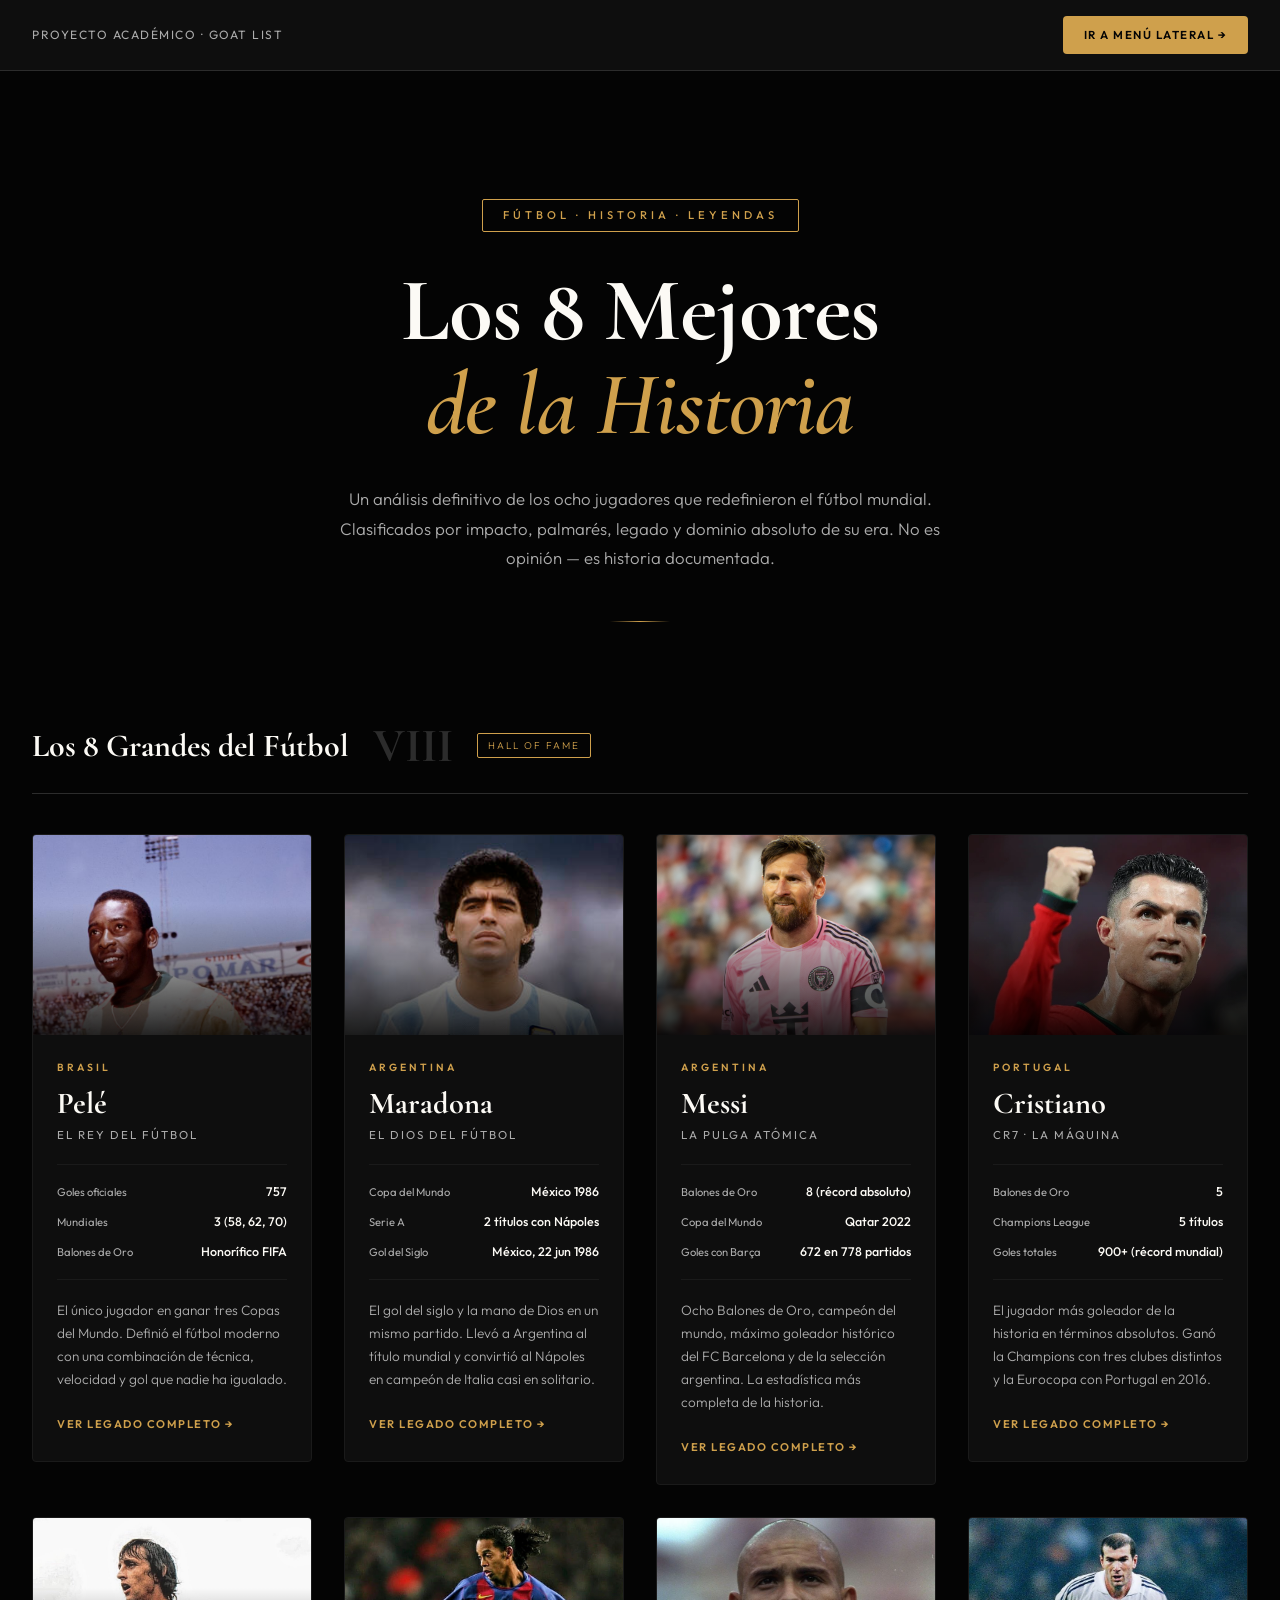
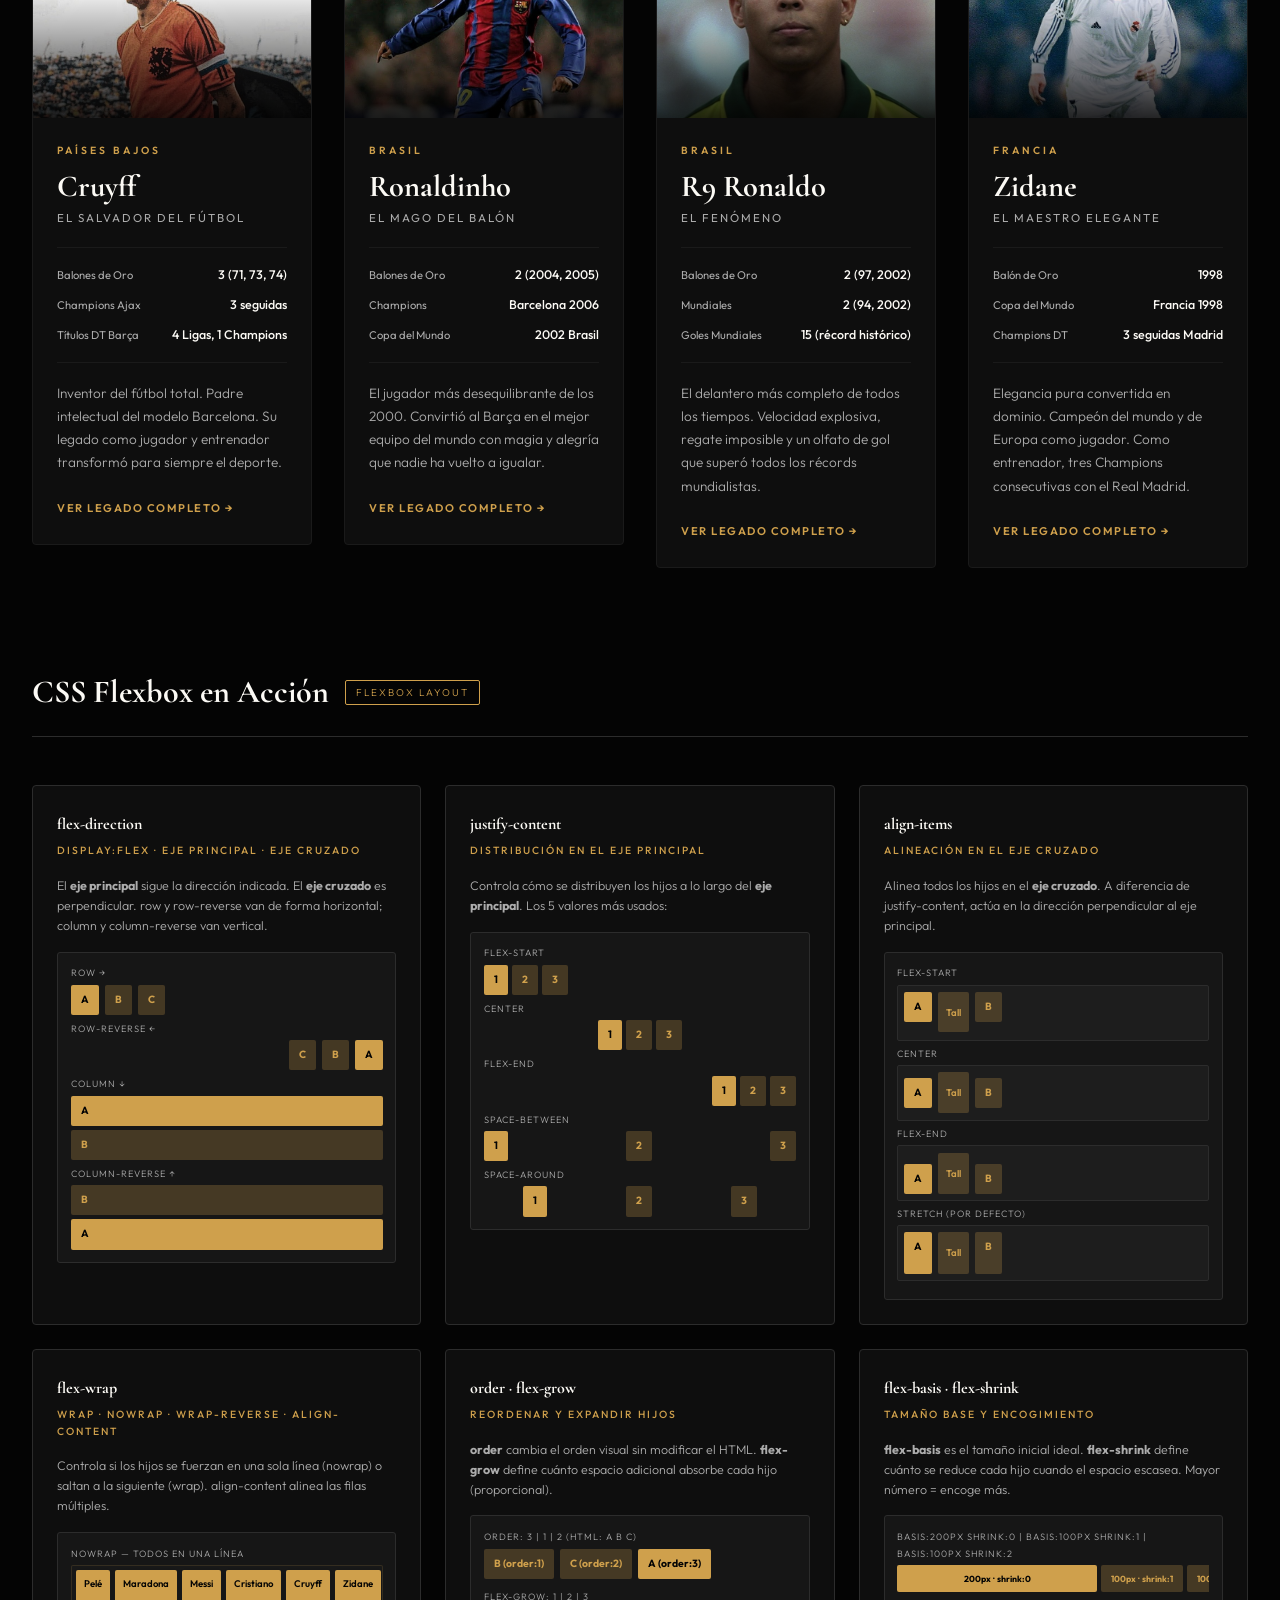
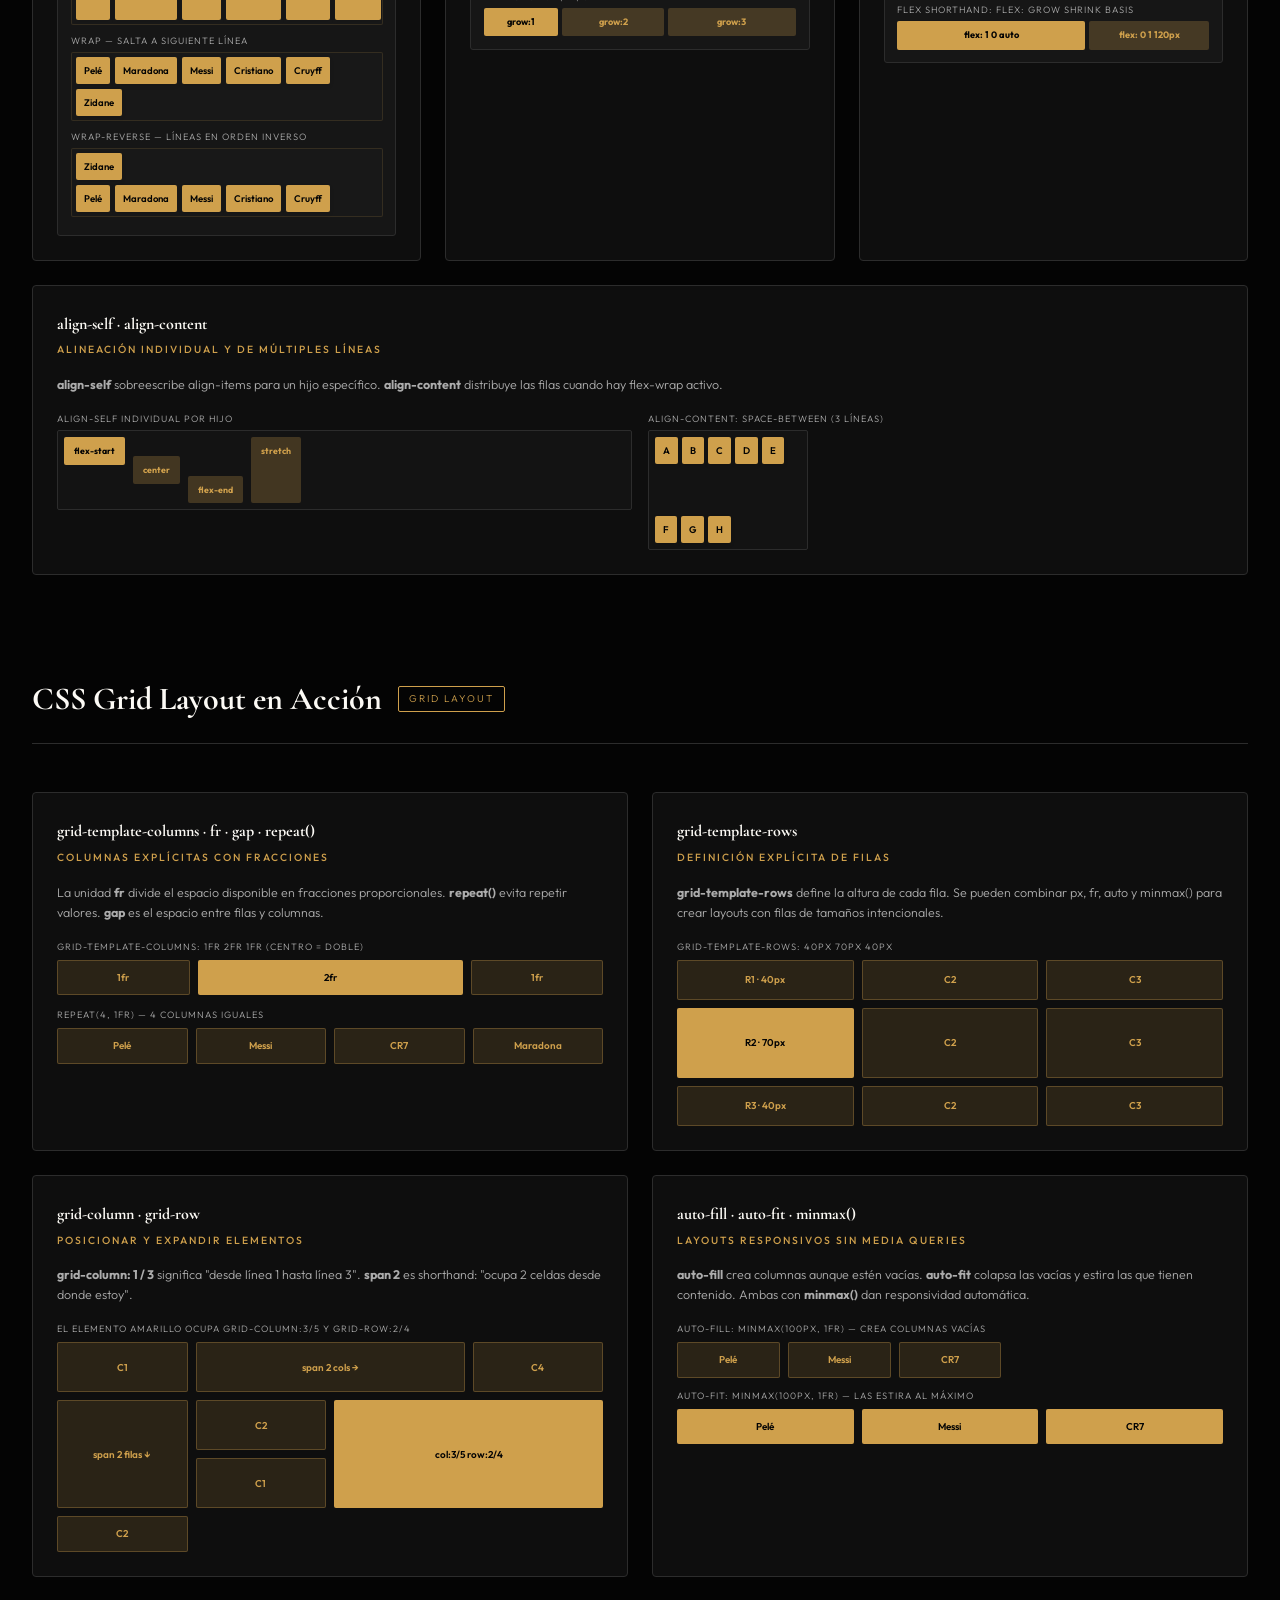
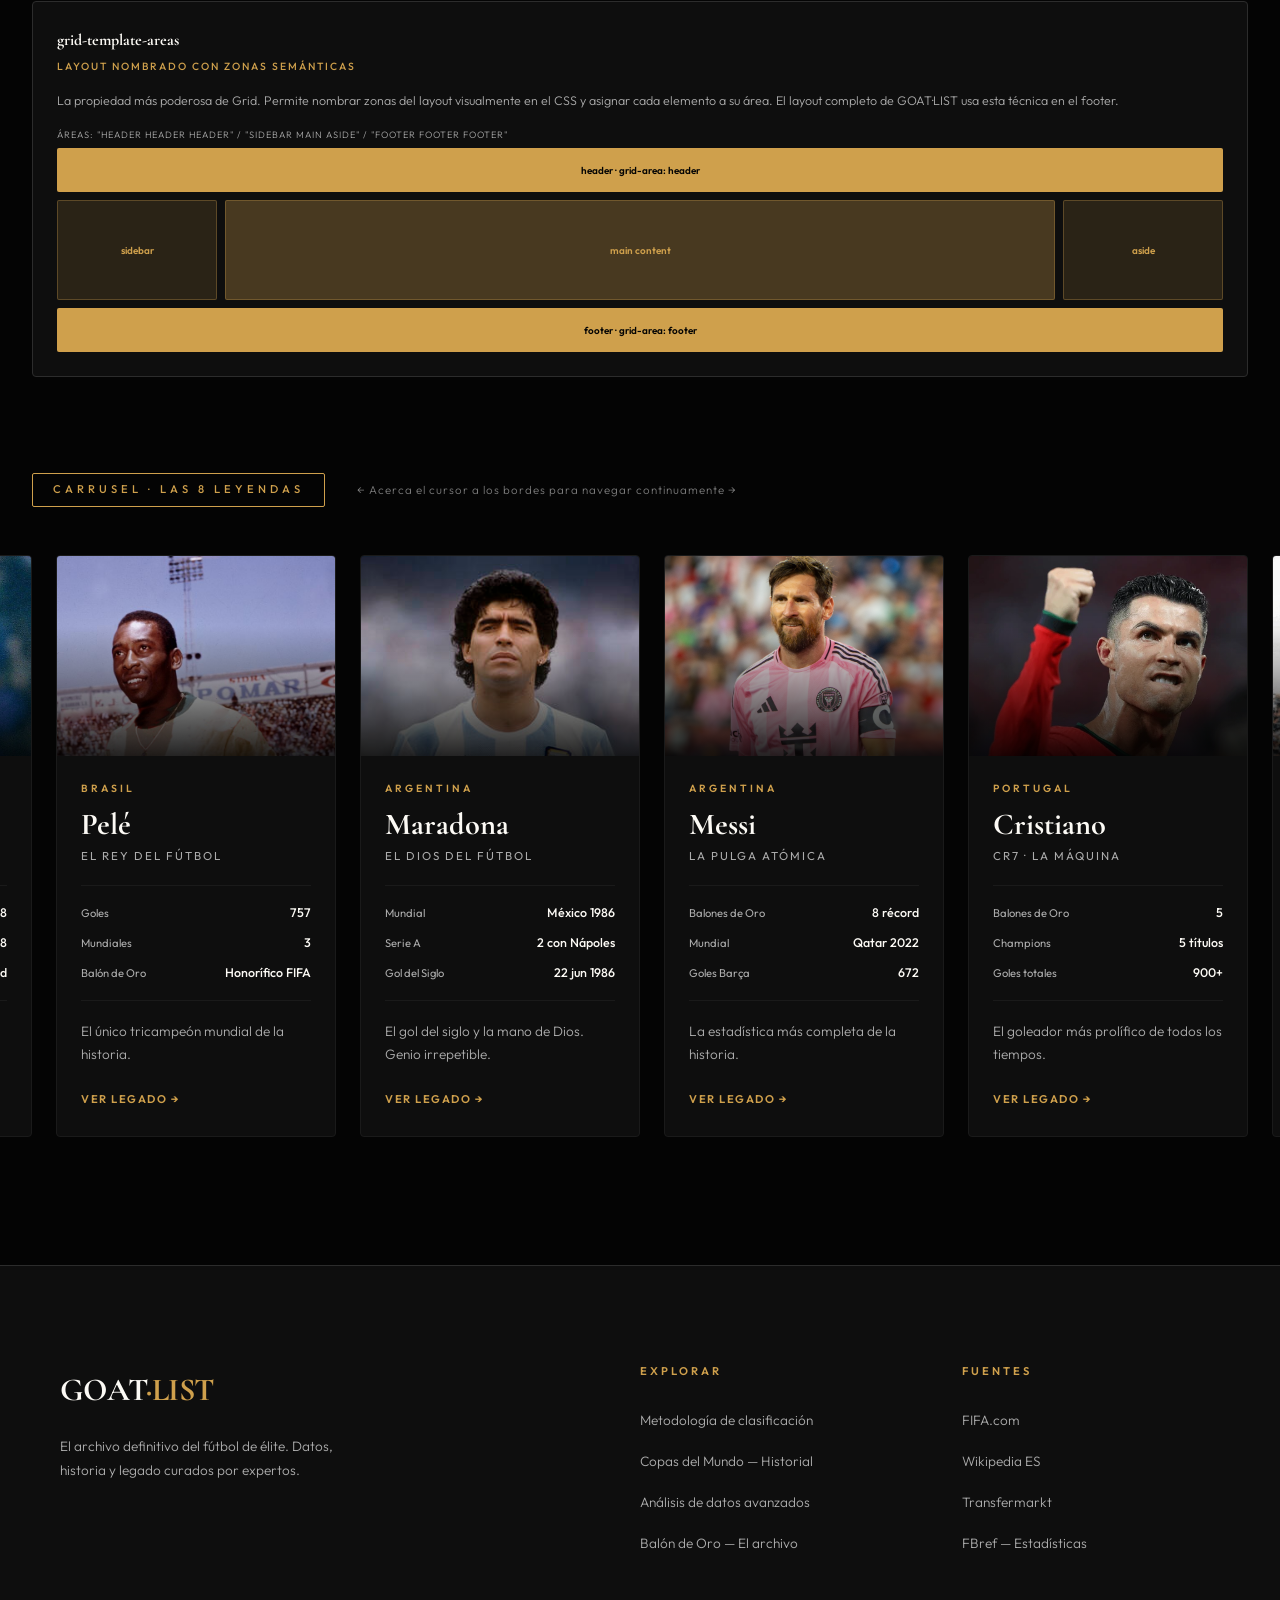
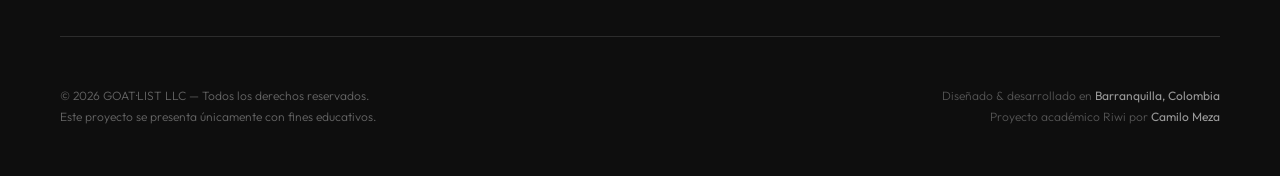
<file: index.html>
<!DOCTYPE html>
<html lang="es">
<head>
    <meta charset="UTF-8">
    <meta name="viewport" content="width=device-width, initial-scale=1.0">
    <title>GOAT·LIST | Los 8 Mejores de la Historia del Fútbol</title>
    <link rel="preconnect" href="https://fonts.googleapis.com">
    <link rel="preconnect" href="https://fonts.gstatic.com" crossorigin>
    <link href="https://fonts.googleapis.com/css2?family=Cormorant+Garamond:ital,wght@0,600;0,700;1,400&family=Outfit:wght@300;400;500;600&display=swap" rel="stylesheet">
    <link rel="stylesheet" href="futbol.css">
</head>
<body>

    <!-- ══════════════════════════════════════
         TOP BAR
         Flexbox: justify-content:space-between
         ══════════════════════════════════════ -->
    <div class="top-bar">
        <div class="top-bar-info">PROYECTO ACADÉMICO · GOAT LIST</div>
        <a href="lateral.html" class="btn-navegacion">Ir a menú lateral →</a>
    </div>

    <!-- ══════════════════════════════════════
         HERO
         Flexbox: flex-direction:column
         ══════════════════════════════════════ -->
    <header class="hero">
        <div class="hero-etiqueta">Fútbol · Historia · Leyendas</div>
        <h1 class="hero-titulo">
            Los 8 Mejores<br>
            <em>de la Historia</em>
        </h1>
        <p class="hero-descripcion">
            Un análisis definitivo de los ocho jugadores que redefinieron el fútbol mundial. 
            Clasificados por impacto, palmarés, legado y dominio absoluto de su era. 
            No es opinión — es historia documentada.
        </p>
        <div class="hero-linea"></div>
    </header>

    <!-- ══════════════════════════════════════
         SECCIÓN GALERÍA — 8 JUGADORES
         CSS Grid: repeat(auto-fit, minmax())
         ══════════════════════════════════════ -->
    <section class="galeria-seccion">

        <div class="seccion-titulo">
            <h2>Los 8 Grandes del Fútbol</h2>
            <span class="seccion-numero">VIII</span>
            <span class="seccion-etiqueta showcase-tag">Hall of Fame</span>
        </div>

        <div class="galeria-grid">

            <!-- 1. PELÉ -->
            <article class="jugador-card">
                <div class="card-imagen pele-bg">
                    <div class="card-numero">01</div>
                    <div class="card-overlay"></div>
                </div>
                <div class="card-contenido">
                    <div class="card-badge">Brasil</div>
                    <h2 class="card-nombre">Pelé</h2>
                    <p class="card-cargo">El Rey del Fútbol</p>
                    <ul class="card-stats">
                        <li><span class="stat-key">Goles oficiales</span><span class="stat-val">757</span></li>
                        <li><span class="stat-key">Mundiales</span><span class="stat-val">3 (58, 62, 70)</span></li>
                        <li><span class="stat-key">Balones de Oro</span><span class="stat-val">Honorífico FIFA</span></li>
                    </ul>
                    <p class="card-desc">El único jugador en ganar tres Copas del Mundo. Definió el fútbol moderno con una combinación de técnica, velocidad y gol que nadie ha igualado.</p>
                    <a href="https://es.wikipedia.org/wiki/Pel%C3%A9" target="_blank" class="card-link">Ver legado completo →</a>
                </div>
            </article>

            <!-- 2. MARADONA -->
            <article class="jugador-card">
                <div class="card-imagen maradona-bg">
                    <div class="card-numero">02</div>
                    <div class="card-overlay"></div>
                </div>
                <div class="card-contenido">
                    <div class="card-badge">Argentina</div>
                    <h2 class="card-nombre">Maradona</h2>
                    <p class="card-cargo">El Dios del Fútbol</p>
                    <ul class="card-stats">
                        <li><span class="stat-key">Copa del Mundo</span><span class="stat-val">México 1986</span></li>
                        <li><span class="stat-key">Serie A</span><span class="stat-val">2 títulos con Nápoles</span></li>
                        <li><span class="stat-key">Gol del Siglo</span><span class="stat-val">México, 22 jun 1986</span></li>
                    </ul>
                    <p class="card-desc">El gol del siglo y la mano de Dios en un mismo partido. Llevó a Argentina al título mundial y convirtió al Nápoles en campeón de Italia casi en solitario.</p>
                    <a href="https://es.wikipedia.org/wiki/Diego_Maradona" target="_blank" class="card-link">Ver legado completo →</a>
                </div>
            </article>

            <!-- 3. MESSI -->
            <article class="jugador-card">
                <div class="card-imagen messi-bg">
                    <div class="card-numero">03</div>
                    <div class="card-overlay"></div>
                </div>
                <div class="card-contenido">
                    <div class="card-badge">Argentina</div>
                    <h2 class="card-nombre">Messi</h2>
                    <p class="card-cargo">La Pulga Atómica</p>
                    <ul class="card-stats">
                        <li><span class="stat-key">Balones de Oro</span><span class="stat-val">8 (récord absoluto)</span></li>
                        <li><span class="stat-key">Copa del Mundo</span><span class="stat-val">Qatar 2022</span></li>
                        <li><span class="stat-key">Goles con Barça</span><span class="stat-val">672 en 778 partidos</span></li>
                    </ul>
                    <p class="card-desc">Ocho Balones de Oro, campeón del mundo, máximo goleador histórico del FC Barcelona y de la selección argentina. La estadística más completa de la historia.</p>
                    <a href="https://es.wikipedia.org/wiki/Lionel_Messi" target="_blank" class="card-link">Ver legado completo →</a>
                </div>
            </article>

            <!-- 4. CRISTIANO -->
            <article class="jugador-card">
                <div class="card-imagen cristiano-bg">
                    <div class="card-numero">04</div>
                    <div class="card-overlay"></div>
                </div>
                <div class="card-contenido">
                    <div class="card-badge">Portugal</div>
                    <h2 class="card-nombre">Cristiano</h2>
                    <p class="card-cargo">CR7 · La Máquina</p>
                    <ul class="card-stats">
                        <li><span class="stat-key">Balones de Oro</span><span class="stat-val">5</span></li>
                        <li><span class="stat-key">Champions League</span><span class="stat-val">5 títulos</span></li>
                        <li><span class="stat-key">Goles totales</span><span class="stat-val">900+ (récord mundial)</span></li>
                    </ul>
                    <p class="card-desc">El jugador más goleador de la historia en términos absolutos. Ganó la Champions con tres clubes distintos y la Eurocopa con Portugal en 2016.</p>
                    <a href="https://es.wikipedia.org/wiki/Cristiano_Ronaldo" target="_blank" class="card-link">Ver legado completo →</a>
                </div>
            </article>

            <!-- 5. CRUYFF -->
            <article class="jugador-card">
                <div class="card-imagen cruyff-bg">
                    <div class="card-overlay"></div>
                </div>
                <div class="card-contenido">
                    <div class="card-badge">Países Bajos</div>
                    <h2 class="card-nombre">Cruyff</h2>
                    <p class="card-cargo">El Salvador del Fútbol</p>
                    <ul class="card-stats">
                        <li><span class="stat-key">Balones de Oro</span><span class="stat-val">3 (71, 73, 74)</span></li>
                        <li><span class="stat-key">Champions Ajax</span><span class="stat-val">3 seguidas</span></li>
                        <li><span class="stat-key">Títulos DT Barça</span><span class="stat-val">4 Ligas, 1 Champions</span></li>
                    </ul>
                    <p class="card-desc">Inventor del fútbol total. Padre intelectual del modelo Barcelona. Su legado como jugador y entrenador transformó para siempre el deporte.</p>
                    <a href="https://es.wikipedia.org/wiki/Johan_Cruyff" target="_blank" class="card-link">Ver legado completo →</a>
                </div>
            </article>

            <!-- 6. RONALDINHO -->
            <article class="jugador-card">
                <div class="card-imagen ronaldinho-bg">
                    <div class="card-overlay"></div>
                </div>
                <div class="card-contenido">
                    <div class="card-badge">Brasil</div>
                    <h2 class="card-nombre">Ronaldinho</h2>
                    <p class="card-cargo">El Mago del Balón</p>
                    <ul class="card-stats">
                        <li><span class="stat-key">Balones de Oro</span><span class="stat-val">2 (2004, 2005)</span></li>
                        <li><span class="stat-key">Champions</span><span class="stat-val">Barcelona 2006</span></li>
                        <li><span class="stat-key">Copa del Mundo</span><span class="stat-val">2002 Brasil</span></li>
                    </ul>
                    <p class="card-desc">El jugador más desequilibrante de los 2000. Convirtió al Barça en el mejor equipo del mundo con magia y alegría que nadie ha vuelto a igualar.</p>
                    <a href="https://es.wikipedia.org/wiki/Ronaldinho" target="_blank" class="card-link">Ver legado completo →</a>
                </div>
            </article>

            <!-- 7. R9 RONALDO -->
            <article class="jugador-card">
                <div class="card-imagen r9-bg">
                    <div class="card-overlay"></div>
                </div>
                <div class="card-contenido">
                    <div class="card-badge">Brasil</div>
                    <h2 class="card-nombre">R9 Ronaldo</h2>
                    <p class="card-cargo">El Fenómeno</p>
                    <ul class="card-stats">
                        <li><span class="stat-key">Balones de Oro</span><span class="stat-val">2 (97, 2002)</span></li>
                        <li><span class="stat-key">Mundiales</span><span class="stat-val">2 (94, 2002)</span></li>
                        <li><span class="stat-key">Goles Mundiales</span><span class="stat-val">15 (récord histórico)</span></li>
                    </ul>
                    <p class="card-desc">El delantero más completo de todos los tiempos. Velocidad explosiva, regate imposible y un olfato de gol que superó todos los récords mundialistas.</p>
                    <a href="https://es.wikipedia.org/wiki/Ronaldo_Naz%C3%A1rio" target="_blank" class="card-link">Ver legado completo →</a>
                </div>
            </article>

            <!-- 8. ZIDANE -->
            <article class="jugador-card">
                <div class="card-imagen zidane-bg">
                    <div class="card-overlay"></div>
                </div>
                <div class="card-contenido">
                    <div class="card-badge">Francia</div>
                    <h2 class="card-nombre">Zidane</h2>
                    <p class="card-cargo">El Maestro Elegante</p>
                    <ul class="card-stats">
                        <li><span class="stat-key">Balón de Oro</span><span class="stat-val">1998</span></li>
                        <li><span class="stat-key">Copa del Mundo</span><span class="stat-val">Francia 1998</span></li>
                        <li><span class="stat-key">Champions DT</span><span class="stat-val">3 seguidas Madrid</span></li>
                    </ul>
                    <p class="card-desc">Elegancia pura convertida en dominio. Campeón del mundo y de Europa como jugador. Como entrenador, tres Champions consecutivas con el Real Madrid.</p>
                    <a href="https://es.wikipedia.org/wiki/Zinedine_Zidane" target="_blank" class="card-link">Ver legado completo →</a>
                </div>
            </article>

        </div>
    </section>

    <!-- ══════════════════════════════════════
         SECCIÓN FLEXBOX SHOWCASE
         Demostración visual completa
         ══════════════════════════════════════ -->
    <section class="flex-showcase">
        <div class="flex-showcase-titulo">
            <h2>CSS Flexbox en Acción</h2>
            <span class="showcase-tag">Flexbox Layout</span>
        </div>

        <!-- Grid de demos — grid-template-areas -->
        <div class="flex-demos-grid">

            <!-- DEMO 1: flex-direction — los 4 valores -->
            <div class="demo-card demo-direcciones">
                <h3>flex-direction</h3>
                <p class="demo-prop">display:flex · Eje principal · Eje cruzado</p>
                <p>El <strong>eje principal</strong> sigue la dirección indicada. El <strong>eje cruzado</strong> es perpendicular. row y row-reverse van de forma horizontal; column y column-reverse van vertical.</p>
                <div class="demo-area">
                    <div class="demo-dir-label">row →</div>
                    <div class="demo-row">
                        <div class="demo-item">A</div>
                        <div class="demo-item dim">B</div>
                        <div class="demo-item dim">C</div>
                    </div>
                    <div class="demo-dir-label">row-reverse ←</div>
                    <div class="demo-row-rev">
                        <div class="demo-item">A</div>
                        <div class="demo-item dim">B</div>
                        <div class="demo-item dim">C</div>
                    </div>
                    <div class="demo-dir-label">column ↓</div>
                    <div class="demo-col">
                        <div class="demo-item">A</div>
                        <div class="demo-item dim">B</div>
                    </div>
                    <div class="demo-dir-label">column-reverse ↑</div>
                    <div class="demo-col-rev">
                        <div class="demo-item">A</div>
                        <div class="demo-item dim">B</div>
                    </div>
                </div>
            </div>

            <!-- DEMO 2: justify-content -->
            <div class="demo-card demo-justify">
                <h3>justify-content</h3>
                <p class="demo-prop">Distribución en el eje principal</p>
                <p>Controla cómo se distribuyen los hijos a lo largo del <strong>eje principal</strong>. Los 5 valores más usados:</p>
                <div class="demo-area">
                    <div class="demo-dir-label">flex-start</div>
                    <div class="demo-jc-start" style="margin-bottom:6px">
                        <div class="demo-item">1</div><div class="demo-item dim">2</div><div class="demo-item dim">3</div>
                    </div>
                    <div class="demo-dir-label">center</div>
                    <div class="demo-jc-center" style="margin-bottom:6px">
                        <div class="demo-item">1</div><div class="demo-item dim">2</div><div class="demo-item dim">3</div>
                    </div>
                    <div class="demo-dir-label">flex-end</div>
                    <div class="demo-jc-end" style="margin-bottom:6px">
                        <div class="demo-item">1</div><div class="demo-item dim">2</div><div class="demo-item dim">3</div>
                    </div>
                    <div class="demo-dir-label">space-between</div>
                    <div class="demo-jc-between" style="margin-bottom:6px">
                        <div class="demo-item">1</div><div class="demo-item dim">2</div><div class="demo-item dim">3</div>
                    </div>
                    <div class="demo-dir-label">space-around</div>
                    <div class="demo-jc-around">
                        <div class="demo-item">1</div><div class="demo-item dim">2</div><div class="demo-item dim">3</div>
                    </div>
                </div>
            </div>

            <!-- DEMO 3: align-items -->
            <div class="demo-card demo-align">
                <h3>align-items</h3>
                <p class="demo-prop">Alineación en el eje cruzado</p>
                <p>Alinea todos los hijos en el <strong>eje cruzado</strong>. A diferencia de justify-content, actúa en la dirección perpendicular al eje principal.</p>
                <div class="demo-area">
                    <div class="demo-dir-label">flex-start</div>
                    <div class="demo-ai" style="--ai:flex-start; margin-bottom:5px">
                        <div class="demo-item">A</div>
                        <div class="demo-item-tall">Tall</div>
                        <div class="demo-item dim">B</div>
                    </div>
                    <div class="demo-dir-label">center</div>
                    <div class="demo-ai" style="--ai:center; margin-bottom:5px">
                        <div class="demo-item">A</div>
                        <div class="demo-item-tall">Tall</div>
                        <div class="demo-item dim">B</div>
                    </div>
                    <div class="demo-dir-label">flex-end</div>
                    <div class="demo-ai" style="--ai:flex-end; margin-bottom:5px">
                        <div class="demo-item">A</div>
                        <div class="demo-item-tall">Tall</div>
                        <div class="demo-item dim">B</div>
                    </div>
                    <div class="demo-dir-label">stretch (por defecto)</div>
                    <div class="demo-ai" style="--ai:stretch">
                        <div class="demo-item">A</div>
                        <div class="demo-item-tall">Tall</div>
                        <div class="demo-item dim">B</div>
                    </div>
                </div>
            </div>

            <!-- DEMO 4: flex-wrap -->
            <div class="demo-card demo-wrap">
                <h3>flex-wrap</h3>
                <p class="demo-prop">wrap · nowrap · wrap-reverse · align-content</p>
                <p>Controla si los hijos se fuerzan en una sola línea (nowrap) o saltan a la siguiente (wrap). align-content alinea las filas múltiples.</p>
                <div class="demo-area">
                    <div class="demo-dir-label">nowrap — todos en una línea</div>
                    <div class="demo-wrap-box" style="--fw:nowrap; overflow:hidden; margin-bottom:8px">
                        <div class="demo-item-sm">Pelé</div><div class="demo-item-sm">Maradona</div>
                        <div class="demo-item-sm">Messi</div><div class="demo-item-sm">Cristiano</div>
                        <div class="demo-item-sm">Cruyff</div><div class="demo-item-sm">Zidane</div>
                    </div>
                    <div class="demo-dir-label">wrap — salta a siguiente línea</div>
                    <div class="demo-wrap-box" style="--fw:wrap; margin-bottom:8px">
                        <div class="demo-item-sm">Pelé</div><div class="demo-item-sm">Maradona</div>
                        <div class="demo-item-sm">Messi</div><div class="demo-item-sm">Cristiano</div>
                        <div class="demo-item-sm">Cruyff</div><div class="demo-item-sm">Zidane</div>
                    </div>
                    <div class="demo-dir-label">wrap-reverse — líneas en orden inverso</div>
                    <div class="demo-wrap-box" style="--fw:wrap-reverse">
                        <div class="demo-item-sm">Pelé</div><div class="demo-item-sm">Maradona</div>
                        <div class="demo-item-sm">Messi</div><div class="demo-item-sm">Cristiano</div>
                        <div class="demo-item-sm">Cruyff</div><div class="demo-item-sm">Zidane</div>
                    </div>
                </div>
            </div>

            <!-- DEMO 5: order + flex-grow -->
            <div class="demo-card demo-order-grow">
                <h3>order · flex-grow</h3>
                <p class="demo-prop">Reordenar y expandir hijos</p>
                <p><strong>order</strong> cambia el orden visual sin modificar el HTML. <strong>flex-grow</strong> define cuánto espacio adicional absorbe cada hijo (proporcional).</p>
                <div class="demo-area">
                    <div class="demo-dir-label">order: 3 | 1 | 2 (HTML: A B C)</div>
                    <div class="demo-order-row" style="margin-bottom:10px">
                        <div class="demo-item" style="order:3">A (order:3)</div>
                        <div class="demo-item dim" style="order:1">B (order:1)</div>
                        <div class="demo-item dim" style="order:2">C (order:2)</div>
                    </div>
                    <div class="demo-dir-label">flex-grow: 1 | 2 | 3</div>
                    <div style="display:flex; gap:4px; width:100%">
                        <div class="demo-item" style="flex-grow:1; text-align:center; font-size:0.58rem">grow:1</div>
                        <div class="demo-item dim" style="flex-grow:2; text-align:center; font-size:0.58rem">grow:2</div>
                        <div class="demo-item dim" style="flex-grow:3; text-align:center; font-size:0.58rem">grow:3</div>
                    </div>
                </div>
            </div>

            <!-- DEMO 6: flex-basis + flex-shrink -->
            <div class="demo-card demo-basis-shrink">
                <h3>flex-basis · flex-shrink</h3>
                <p class="demo-prop">Tamaño base y encogimiento</p>
                <p><strong>flex-basis</strong> es el tamaño inicial ideal. <strong>flex-shrink</strong> define cuánto se reduce cada hijo cuando el espacio escasea. Mayor número = encoge más.</p>
                <div class="demo-area">
                    <div class="demo-dir-label">basis:200px shrink:0 | basis:100px shrink:1 | basis:100px shrink:2</div>
                    <div style="display:flex; gap:4px; overflow:hidden; margin-bottom:10px">
                        <div class="demo-item" style="flex-basis:200px; flex-shrink:0; font-size:0.55rem; text-align:center">200px · shrink:0</div>
                        <div class="demo-item dim" style="flex-basis:100px; flex-shrink:1; font-size:0.55rem; text-align:center">100px · shrink:1</div>
                        <div class="demo-item dim" style="flex-basis:100px; flex-shrink:2; font-size:0.55rem; text-align:center">100px · shrink:2</div>
                    </div>
                    <div class="demo-dir-label">flex shorthand: flex: grow shrink basis</div>
                    <div style="display:flex; gap:4px">
                        <div class="demo-item" style="flex: 1 0 auto; font-size:0.58rem; text-align:center">flex: 1 0 auto</div>
                        <div class="demo-item dim" style="flex: 0 1 120px; font-size:0.58rem; text-align:center">flex: 0 1 120px</div>
                    </div>
                </div>
            </div>

            <!-- DEMO 7: align-self + align-content — ocupa las 3 columnas -->
            <div class="demo-card demo-self-content">
                <h3>align-self · align-content</h3>
                <p class="demo-prop">Alineación individual y de múltiples líneas</p>
                <p><strong>align-self</strong> sobreescribe align-items para un hijo específico. <strong>align-content</strong> distribuye las filas cuando hay flex-wrap activo.</p>
                <div style="display:grid; grid-template-columns:1fr 1fr; gap:1rem">
                    <div>
                        <div class="demo-dir-label">align-self individual por hijo</div>
                        <div class="demo-self-row">
                            <div class="demo-item as-start" style="font-size:0.55rem; text-align:center">flex-start</div>
                            <div class="demo-item dim as-center" style="font-size:0.55rem; text-align:center">center</div>
                            <div class="demo-item dim as-end" style="font-size:0.55rem; text-align:center">flex-end</div>
                            <div class="demo-item dim as-stretch" style="font-size:0.55rem; text-align:center">stretch</div>
                        </div>
                    </div>
                    <div>
                        <div class="demo-dir-label">align-content: space-between (3 líneas)</div>
                        <div class="demo-ac-box" style="--ac:space-between; height:120px; max-width:160px">
                            <div class="demo-item-sm">A</div><div class="demo-item-sm">B</div><div class="demo-item-sm">C</div>
                            <div class="demo-item-sm">D</div><div class="demo-item-sm">E</div><div class="demo-item-sm">F</div>
                            <div class="demo-item-sm">G</div><div class="demo-item-sm">H</div>
                        </div>
                    </div>
                </div>
            </div>

        </div>
    </section>

    <!-- ══════════════════════════════════════
         SECCIÓN CSS GRID SHOWCASE
         Demostración visual completa
         ══════════════════════════════════════ -->
    <section class="grid-showcase">
        <div class="grid-showcase-titulo">
            <h2>CSS Grid Layout en Acción</h2>
            <span class="showcase-tag">Grid Layout</span>
        </div>

        <div class="grid-demos-outer">

            <!-- GDEMO 1: grid-template-columns + fr + gap + repeat -->
            <div class="gdemo-card">
                <h3>grid-template-columns · fr · gap · repeat()</h3>
                <p class="demo-prop">Columnas explícitas con fracciones</p>
                <p>La unidad <strong>fr</strong> divide el espacio disponible en fracciones proporcionales. <strong>repeat()</strong> evita repetir valores. <strong>gap</strong> es el espacio entre filas y columnas.</p>
                <div class="demo-dir-label" style="margin-bottom:5px">grid-template-columns: 1fr 2fr 1fr (centro = doble)</div>
                <div class="gdemo-cols" style="margin-bottom:12px">
                    <div class="g-cell">1fr</div>
                    <div class="g-cell accent">2fr</div>
                    <div class="g-cell">1fr</div>
                </div>
                <div class="demo-dir-label" style="margin-bottom:5px">repeat(4, 1fr) — 4 columnas iguales</div>
                <div class="gdemo-cols-eq">
                    <div class="g-cell">Pelé</div>
                    <div class="g-cell">Messi</div>
                    <div class="g-cell">CR7</div>
                    <div class="g-cell">Maradona</div>
                </div>
            </div>

            <!-- GDEMO 2: grid-template-rows -->
            <div class="gdemo-card">
                <h3>grid-template-rows</h3>
                <p class="demo-prop">Definición explícita de filas</p>
                <p><strong>grid-template-rows</strong> define la altura de cada fila. Se pueden combinar px, fr, auto y minmax() para crear layouts con filas de tamaños intencionales.</p>
                <div class="demo-dir-label" style="margin-bottom:5px">grid-template-rows: 40px 70px 40px</div>
                <div class="gdemo-rows">
                    <div class="g-cell">R1 · 40px</div>
                    <div class="g-cell">C2</div>
                    <div class="g-cell">C3</div>
                    <div class="g-cell accent">R2 · 70px</div>
                    <div class="g-cell">C2</div>
                    <div class="g-cell">C3</div>
                    <div class="g-cell">R3 · 40px</div>
                    <div class="g-cell">C2</div>
                    <div class="g-cell">C3</div>
                </div>
            </div>

            <!-- GDEMO 3: grid-column + grid-row (posicionar) -->
            <div class="gdemo-card">
                <h3>grid-column · grid-row</h3>
                <p class="demo-prop">Posicionar y expandir elementos</p>
                <p><strong>grid-column: 1 / 3</strong> significa "desde línea 1 hasta línea 3". <strong>span 2</strong> es shorthand: "ocupa 2 celdas desde donde estoy".</p>
                <div class="demo-dir-label" style="margin-bottom:5px">El elemento amarillo ocupa grid-column:3/5 y grid-row:2/4</div>
                <div class="gdemo-position">
                    <div class="g-cell">C1</div>
                    <div class="g-cell gp-span-col">span 2 cols →</div>
                    <div class="g-cell">C4</div>
                    <div class="g-cell gp-span-row">span 2 filas ↓</div>
                    <div class="g-cell">C2</div>
                    <div class="g-cell accent gp-place">col:3/5 row:2/4</div>
                    <div class="g-cell">C1</div>
                    <div class="g-cell">C2</div>
                </div>
            </div>

            <!-- GDEMO 4: auto-fill vs auto-fit -->
            <div class="gdemo-card">
                <h3>auto-fill · auto-fit · minmax()</h3>
                <p class="demo-prop">Layouts responsivos sin media queries</p>
                <p><strong>auto-fill</strong> crea columnas aunque estén vacías. <strong>auto-fit</strong> colapsa las vacías y estira las que tienen contenido. Ambas con <strong>minmax()</strong> dan responsividad automática.</p>
                <div class="demo-dir-label" style="margin-bottom:5px">auto-fill: minmax(100px, 1fr) — crea columnas vacías</div>
                <div class="gdemo-autofill">
                    <div class="g-cell">Pelé</div>
                    <div class="g-cell">Messi</div>
                    <div class="g-cell">CR7</div>
                </div>
                <div class="demo-dir-label" style="margin:10px 0 5px">auto-fit: minmax(100px, 1fr) — las estira al máximo</div>
                <div class="gdemo-autofit">
                    <div class="g-cell accent">Pelé</div>
                    <div class="g-cell accent">Messi</div>
                    <div class="g-cell accent">CR7</div>
                </div>
            </div>

            <!-- GDEMO 5: grid-template-areas — ocupa ancho completo -->
            <div class="gdemo-card full">
                <h3>grid-template-areas</h3>
                <p class="demo-prop">Layout nombrado con zonas semánticas</p>
                <p>La propiedad más poderosa de Grid. Permite nombrar zonas del layout visualmente en el CSS y asignar cada elemento a su área. El layout completo de GOAT·LIST usa esta técnica en el footer.</p>
                <div class="demo-dir-label" style="margin-bottom:5px">
                    Áreas: "header header header" / "sidebar main aside" / "footer footer footer"
                </div>
                <div class="gdemo-areas">
                    <div class="g-cell accent ga-header">header · grid-area: header</div>
                    <div class="g-cell ga-sidebar">sidebar</div>
                    <div class="g-cell ga-main" style="background:rgba(207,160,76,0.3); color:var(--dorado)">main content</div>
                    <div class="g-cell ga-aside">aside</div>
                    <div class="g-cell accent ga-footer">footer · grid-area: footer</div>
                </div>
            </div>

        </div>
    </section>

    <!-- ══════════════════════════════════════
         CARRUSEL INFINITO — 8 TARJETAS
         Auto-scroll continuo sin límite
         ══════════════════════════════════════ -->
    <section class="carrusel-seccion">
        <div class="carrusel-header">
            <span class="hero-etiqueta" style="margin-bottom:0">Carrusel · Las 8 Leyendas</span>
            <p class="carrusel-hint">← Acerca el cursor a los bordes para navegar continuamente →</p>
        </div>

        <div class="carrusel-wrapper" id="carruselWrapper">

            <!-- ZONA IZQUIERDA -->
            <div class="zona-scroll zona-izquierda" id="zonaIzq">
                <span class="zona-flecha">‹</span>
            </div>

            <!-- TRACK -->
            <div class="carrusel-track" id="carruselTrack">

                <article class="jugador-card carrusel-card">
                    <div class="card-imagen pele-bg"><div class="card-overlay"></div></div>
                    <div class="card-contenido">
                        <div class="card-badge">Brasil</div>
                        <h2 class="card-nombre">Pelé</h2>
                        <p class="card-cargo">El Rey del Fútbol</p>
                        <ul class="card-stats">
                            <li><span class="stat-key">Goles</span><span class="stat-val">757</span></li>
                            <li><span class="stat-key">Mundiales</span><span class="stat-val">3</span></li>
                            <li><span class="stat-key">Balón de Oro</span><span class="stat-val">Honorífico FIFA</span></li>
                        </ul>
                        <p class="card-desc">El único tricampeón mundial de la historia.</p>
                        <a href="https://es.wikipedia.org/wiki/Pel%C3%A9" target="_blank" class="card-link">Ver legado →</a>
                    </div>
                </article>

                <article class="jugador-card carrusel-card">
                    <div class="card-imagen maradona-bg"><div class="card-overlay"></div></div>
                    <div class="card-contenido">
                        <div class="card-badge">Argentina</div>
                        <h2 class="card-nombre">Maradona</h2>
                        <p class="card-cargo">El Dios del Fútbol</p>
                        <ul class="card-stats">
                            <li><span class="stat-key">Mundial</span><span class="stat-val">México 1986</span></li>
                            <li><span class="stat-key">Serie A</span><span class="stat-val">2 con Nápoles</span></li>
                            <li><span class="stat-key">Gol del Siglo</span><span class="stat-val">22 jun 1986</span></li>
                        </ul>
                        <p class="card-desc">El gol del siglo y la mano de Dios. Genio irrepetible.</p>
                        <a href="https://es.wikipedia.org/wiki/Diego_Maradona" target="_blank" class="card-link">Ver legado →</a>
                    </div>
                </article>

                <article class="jugador-card carrusel-card">
                    <div class="card-imagen messi-bg"><div class="card-overlay"></div></div>
                    <div class="card-contenido">
                        <div class="card-badge">Argentina</div>
                        <h2 class="card-nombre">Messi</h2>
                        <p class="card-cargo">La Pulga Atómica</p>
                        <ul class="card-stats">
                            <li><span class="stat-key">Balones de Oro</span><span class="stat-val">8 récord</span></li>
                            <li><span class="stat-key">Mundial</span><span class="stat-val">Qatar 2022</span></li>
                            <li><span class="stat-key">Goles Barça</span><span class="stat-val">672</span></li>
                        </ul>
                        <p class="card-desc">La estadística más completa de la historia.</p>
                        <a href="https://es.wikipedia.org/wiki/Lionel_Messi" target="_blank" class="card-link">Ver legado →</a>
                    </div>
                </article>

                <article class="jugador-card carrusel-card">
                    <div class="card-imagen cristiano-bg"><div class="card-overlay"></div></div>
                    <div class="card-contenido">
                        <div class="card-badge">Portugal</div>
                        <h2 class="card-nombre">Cristiano</h2>
                        <p class="card-cargo">CR7 · La Máquina</p>
                        <ul class="card-stats">
                            <li><span class="stat-key">Balones de Oro</span><span class="stat-val">5</span></li>
                            <li><span class="stat-key">Champions</span><span class="stat-val">5 títulos</span></li>
                            <li><span class="stat-key">Goles totales</span><span class="stat-val">900+</span></li>
                        </ul>
                        <p class="card-desc">El goleador más prolífico de todos los tiempos.</p>
                        <a href="https://es.wikipedia.org/wiki/Cristiano_Ronaldo" target="_blank" class="card-link">Ver legado →</a>
                    </div>
                </article>

                <article class="jugador-card carrusel-card">
                    <div class="card-imagen cruyff-bg"><div class="card-overlay"></div></div>
                    <div class="card-contenido">
                        <div class="card-badge">Países Bajos</div>
                        <h2 class="card-nombre">Cruyff</h2>
                        <p class="card-cargo">El Salvador del Fútbol</p>
                        <ul class="card-stats">
                            <li><span class="stat-key">Balones de Oro</span><span class="stat-val">3 (71, 73, 74)</span></li>
                            <li><span class="stat-key">Champions Ajax</span><span class="stat-val">3 seguidas</span></li>
                            <li><span class="stat-key">Títulos DT Barça</span><span class="stat-val">4 Ligas, 1 UCL</span></li>
                        </ul>
                        <p class="card-desc">Inventor del fútbol total. Padre del modelo Barcelona.</p>
                        <a href="https://es.wikipedia.org/wiki/Johan_Cruyff" target="_blank" class="card-link">Ver legado →</a>
                    </div>
                </article>

                <article class="jugador-card carrusel-card">
                    <div class="card-imagen ronaldinho-bg"><div class="card-overlay"></div></div>
                    <div class="card-contenido">
                        <div class="card-badge">Brasil</div>
                        <h2 class="card-nombre">Ronaldinho</h2>
                        <p class="card-cargo">El Mago del Balón</p>
                        <ul class="card-stats">
                            <li><span class="stat-key">Balones de Oro</span><span class="stat-val">2 (04, 05)</span></li>
                            <li><span class="stat-key">Champions</span><span class="stat-val">Barcelona 2006</span></li>
                            <li><span class="stat-key">Copa del Mundo</span><span class="stat-val">2002 Brasil</span></li>
                        </ul>
                        <p class="card-desc">El jugador más desequilibrante de los 2000.</p>
                        <a href="https://es.wikipedia.org/wiki/Ronaldinho" target="_blank" class="card-link">Ver legado →</a>
                    </div>
                </article>

                <article class="jugador-card carrusel-card">
                    <div class="card-imagen r9-bg"><div class="card-overlay"></div></div>
                    <div class="card-contenido">
                        <div class="card-badge">Brasil</div>
                        <h2 class="card-nombre">R9 Ronaldo</h2>
                        <p class="card-cargo">El Fenómeno</p>
                        <ul class="card-stats">
                            <li><span class="stat-key">Balones de Oro</span><span class="stat-val">2 (97, 02)</span></li>
                            <li><span class="stat-key">Mundiales</span><span class="stat-val">2 (94, 2002)</span></li>
                            <li><span class="stat-key">Goles Mundiales</span><span class="stat-val">15 (récord)</span></li>
                        </ul>
                        <p class="card-desc">El delantero más completo de todos los tiempos.</p>
                        <a href="https://es.wikipedia.org/wiki/Ronaldo_Naz%C3%A1rio" target="_blank" class="card-link">Ver legado →</a>
                    </div>
                </article>

                <article class="jugador-card carrusel-card">
                    <div class="card-imagen zidane-bg"><div class="card-overlay"></div></div>
                    <div class="card-contenido">
                        <div class="card-badge">Francia</div>
                        <h2 class="card-nombre">Zidane</h2>
                        <p class="card-cargo">El Maestro Elegante</p>
                        <ul class="card-stats">
                            <li><span class="stat-key">Balón de Oro</span><span class="stat-val">1998</span></li>
                            <li><span class="stat-key">Copa del Mundo</span><span class="stat-val">Francia 1998</span></li>
                            <li><span class="stat-key">Champions DT</span><span class="stat-val">3 seguidas Madrid</span></li>
                        </ul>
                        <p class="card-desc">Elegancia y poder. Campeón como jugador y entrenador.</p>
                        <a href="https://es.wikipedia.org/wiki/Zinedine_Zidane" target="_blank" class="card-link">Ver legado →</a>
                    </div>
                </article>

            </div><!-- fin track -->

            <!-- ZONA DERECHA -->
            <div class="zona-scroll zona-derecha" id="zonaDer">
                <span class="zona-flecha">›</span>
            </div>

        </div>
    </section>

    <!-- FOOTER -->
    <footer class="footer-pro">
        <div class="footer-grid">
            <div class="footer-col footer-marca">
                <div class="footer-logo">GOAT<span>·LIST</span></div>
                <p class="footer-slogan">El archivo definitivo del fútbol de élite. Datos, historia y legado curados por expertos.</p>
            </div>
            <div class="footer-col">
                <h4 class="footer-titulo-col">Explorar</h4>
                <ul class="footer-links">
                    <li><a href="#">Metodología de clasificación</a></li>
                    <li><a href="#">Copas del Mundo — Historial</a></li>
                    <li><a href="#">Análisis de datos avanzados</a></li>
                    <li><a href="#">Balón de Oro — El archivo</a></li>
                </ul>
            </div>
            <div class="footer-col">
                <h4 class="footer-titulo-col">Fuentes</h4>
                <ul class="footer-links">
                    <li><a href="https://www.fifa.com" target="_blank">FIFA.com</a></li>
                    <li><a href="https://es.wikipedia.org" target="_blank">Wikipedia ES</a></li>
                    <li><a href="https://www.transfermarkt.es" target="_blank">Transfermarkt</a></li>
                    <li><a href="https://fbref.com" target="_blank">FBref — Estadísticas</a></li>
                </ul>
            </div>
        </div>
        <div class="footer-divisor"></div>
        <div class="footer-bottom">
            <p class="footer-copyright">
                © 2026 GOAT·LIST LLC — Todos los derechos reservados.<br>
                Este proyecto se presenta únicamente con fines educativos.
            </p>
            <p class="footer-creditos">
                Diseñado &amp; desarrollado en <strong>Barranquilla, Colombia</strong><br>
                Proyecto académico Riwi por <strong>Camilo Meza</strong>
            </p>
        </div>
    </footer>

    <!-- ══════════════════════════════════════
         JAVASCRIPT — CARRUSEL INFINITO SIN SALTOS
         Técnica: clonación de nodos del DOM
         ─────────────────────────────────────────
         CÓMO FUNCIONA:
         1. Se duplican todas las tarjetas al inicio y al final del track.
         2. El scroll arranca posicionado en el inicio del bloque ORIGINAL
            (no en el clon), de modo que hay contenido antes y después.
         3. Cuando el scroll entra en la zona de clones finales, se reubica
            silenciosamente al bloque original equivalente — misma posición
            visual, distinto scrollLeft. El ojo humano no detecta nada.
         4. El reset nunca ocurre en el mismo frame que el movimiento,
            así que no hay micro-salto perceptible.
         ══════════════════════════════════════ -->
    <script>
        (function() {

            var track   = document.getElementById('carruselTrack');
            var zonaIzq = document.getElementById('zonaIzq');
            var zonaDer = document.getElementById('zonaDer');
            var intervalo = null;
            var VEL = 2; /* píxeles por frame — ajustar si se quiere más velocidad */

            /* ── PASO 1: Clonar todas las tarjetas del track ──
               Guardamos los nodos originales ANTES de clonar */
            var originales = Array.prototype.slice.call(track.children);
            var totalOriginales = originales.length;

            /* Clonar al FINAL del track (para scroll hacia la derecha) */
            originales.forEach(function(nodo) {
                track.appendChild(nodo.cloneNode(true));
            });

            /* Clonar al INICIO del track (para scroll hacia la izquierda) */
            originales.slice().reverse().forEach(function(nodo) {
                track.insertBefore(nodo.cloneNode(true), track.firstChild);
            });

            /* ── PASO 2: Calcular el ancho de un bloque completo ──
               Es el ancho total de todos los nodos originales + sus gaps.
               Se calcula una vez al init y se recalcula si la ventana cambia. */
            var anchoBloque = 0;

            function calcularAnchoBloque() {
                /* Tomamos los nodos que corresponden al bloque original.
                   Están en el centro: desde índice totalOriginales
                   hasta totalOriginales * 2 - 1 */
                var nodos = track.children;
                var inicio = nodos[totalOriginales];
                var fin    = nodos[totalOriginales * 2 - 1];

                if (!inicio || !fin) return;

                /* offsetLeft del fin + offsetWidth del fin - offsetLeft del inicio */
                anchoBloque = (fin.offsetLeft + fin.offsetWidth) - inicio.offsetLeft;
            }

            calcularAnchoBloque();
            window.addEventListener('resize', calcularAnchoBloque);

            /* ── PASO 3: Posicionar el scroll en el bloque ORIGINAL al inicio ──
               Si empezáramos en 0, estaríamos en los clones del inicio y
               el usuario no podría ir más a la izquierda. */
            track.scrollLeft = anchoBloque;

            /* ── PASO 4: Función de normalización (el núcleo del truco) ──
               Se ejecuta en cada frame. Si el scroll se sale del rango
               del bloque original, lo reubica al equivalente sin animación. */
            function normalizarScroll() {
                /* Rango válido: [anchoBloque, anchoBloque * 2) */
                if (track.scrollLeft >= anchoBloque * 2) {
                    /* Entró en los clones finales → volver al original */
                    track.scrollLeft -= anchoBloque;
                } else if (track.scrollLeft < anchoBloque) {
                    /* Entró en los clones iniciales → ir al original */
                    track.scrollLeft += anchoBloque;
                }
            }

            /* ── PASO 5: Loop de animación ──
               requestAnimationFrame da 60fps garantizados y es más
               eficiente que setInterval para animaciones visuales. */
            function iniciar(dir) {
                if (intervalo !== null) return;

                intervalo = setInterval(function() {
                    track.scrollLeft += VEL * dir;
                    normalizarScroll();
                }, 16);
            }

            function detener() {
                clearInterval(intervalo);
                intervalo = null;
            }

            /* Zonas sensibles de scroll */
            zonaIzq.addEventListener('mouseenter', function() { iniciar(-1); });
            zonaIzq.addEventListener('mouseleave', detener);
            zonaDer.addEventListener('mouseenter', function() { iniciar(1); });
            zonaDer.addEventListener('mouseleave', detener);

        })(); /* IIFE: encapsula todas las variables, sin contaminar el scope global */
    </script>

</body>
</html>
</file>
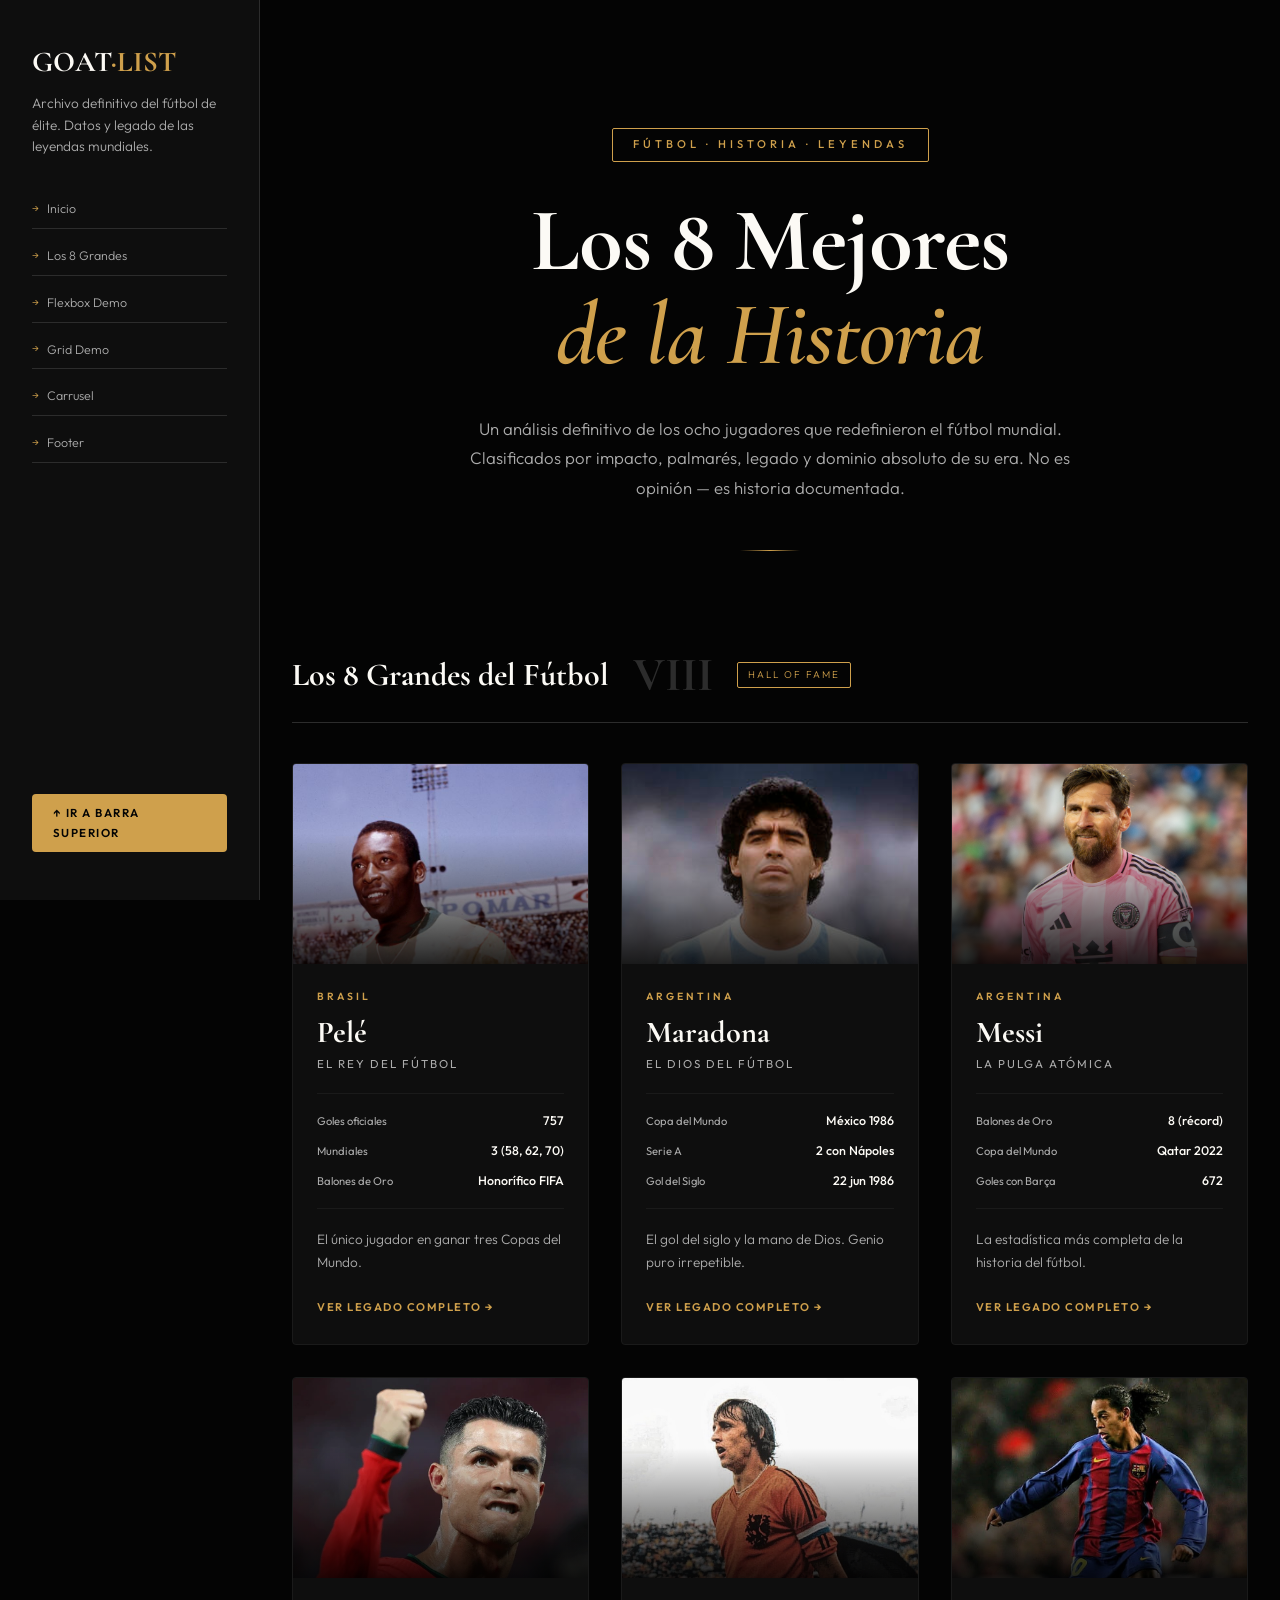
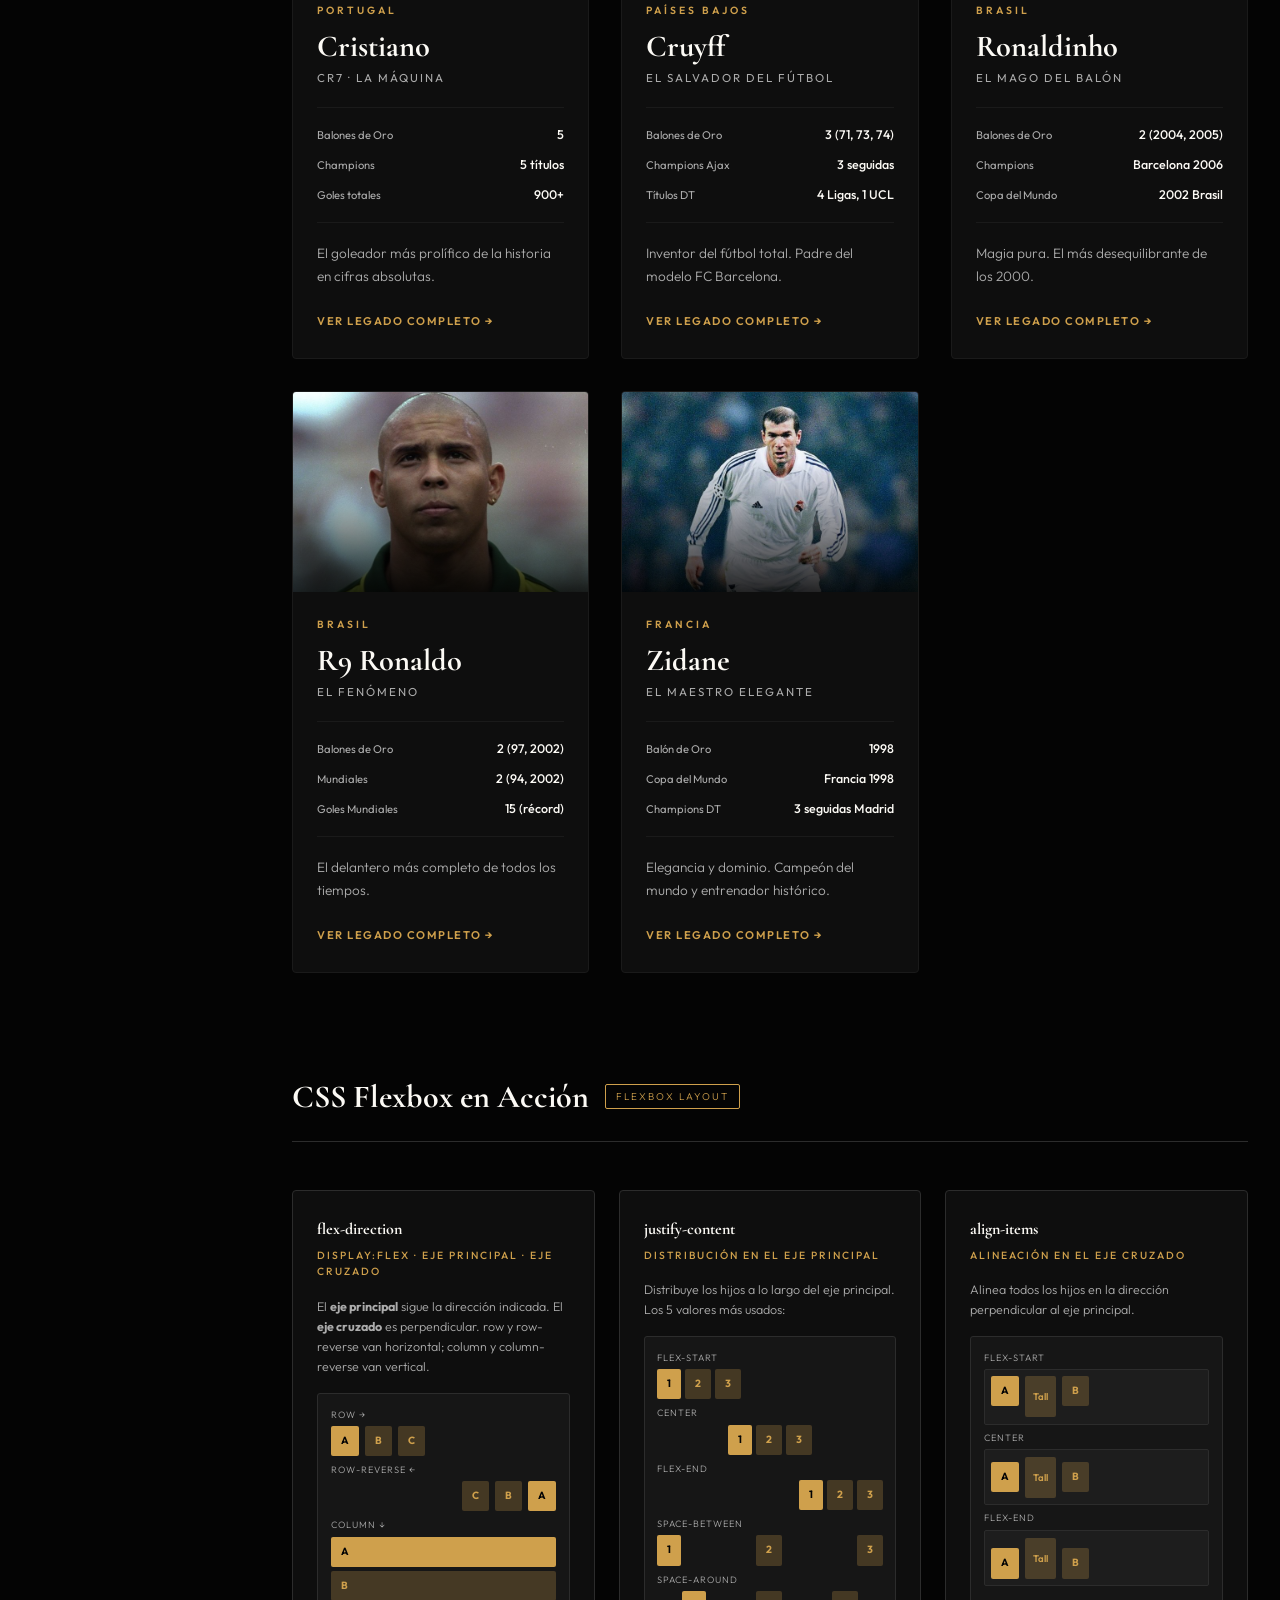
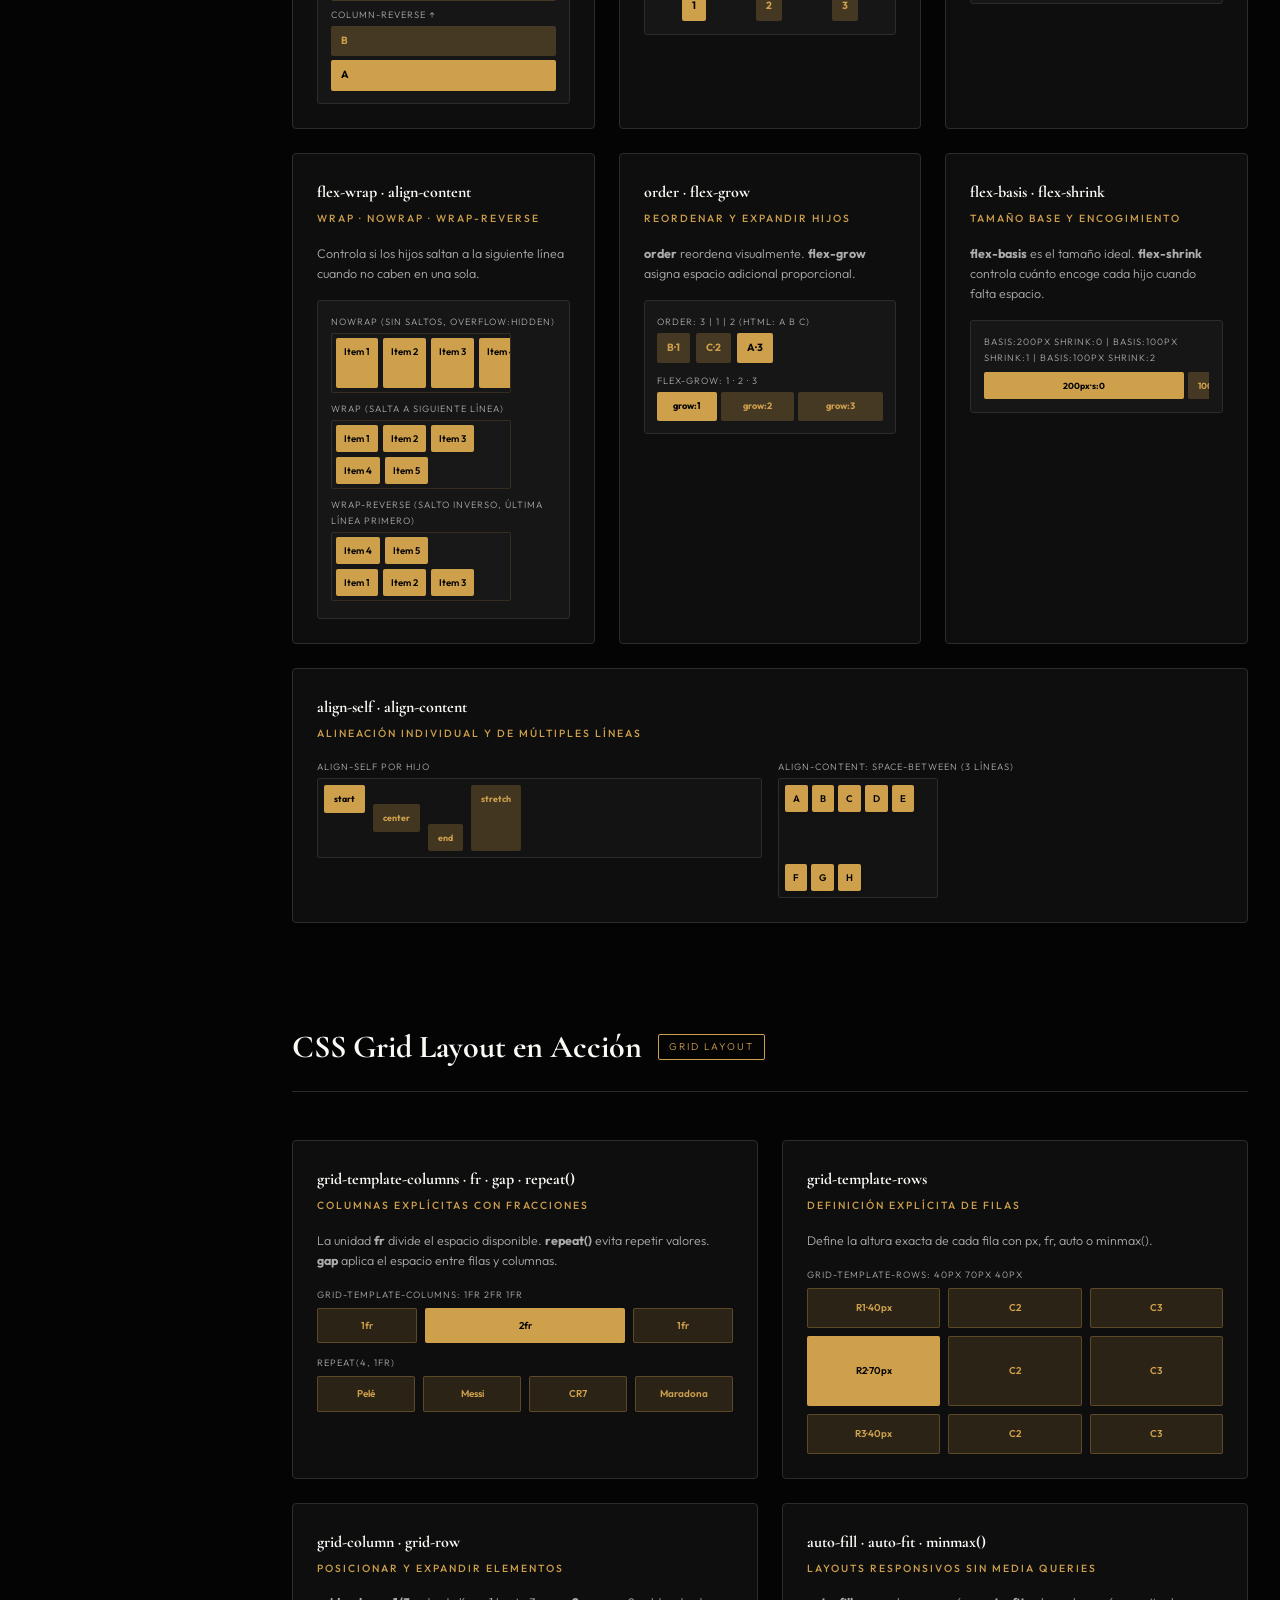
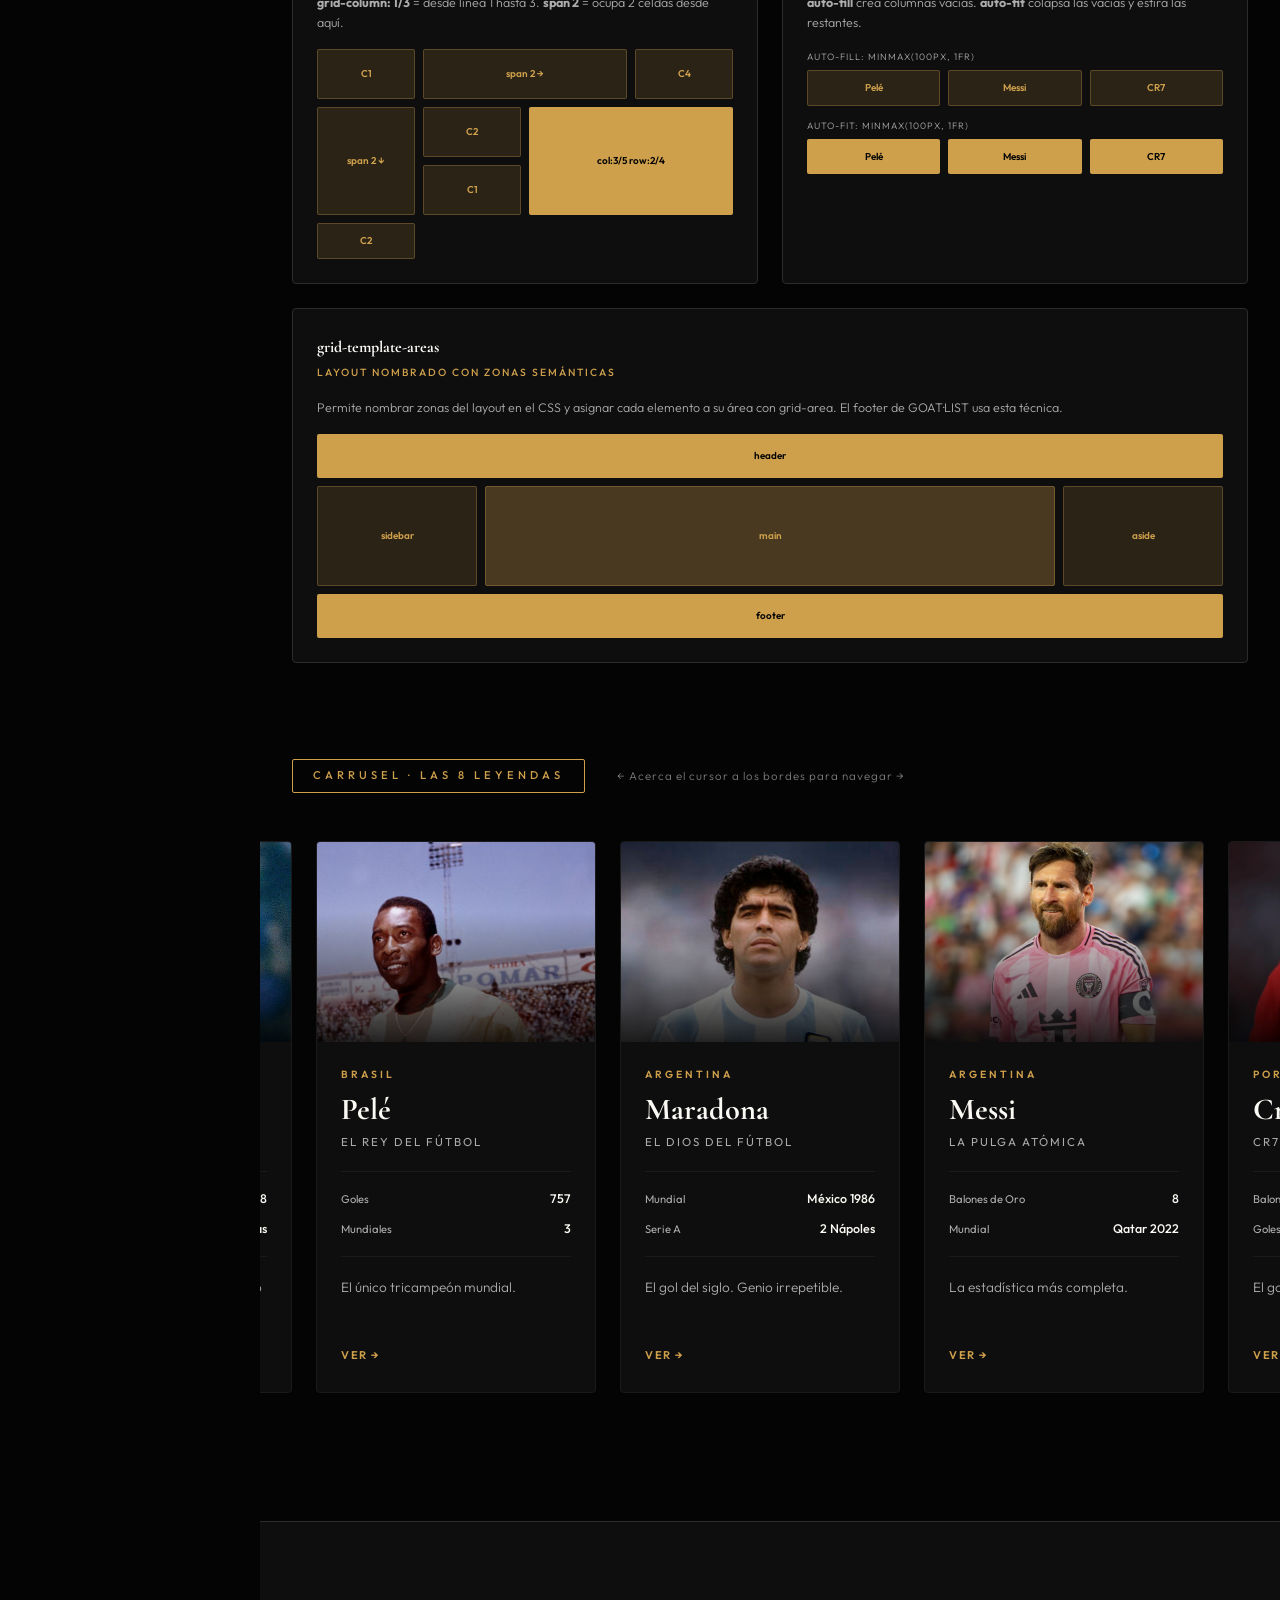
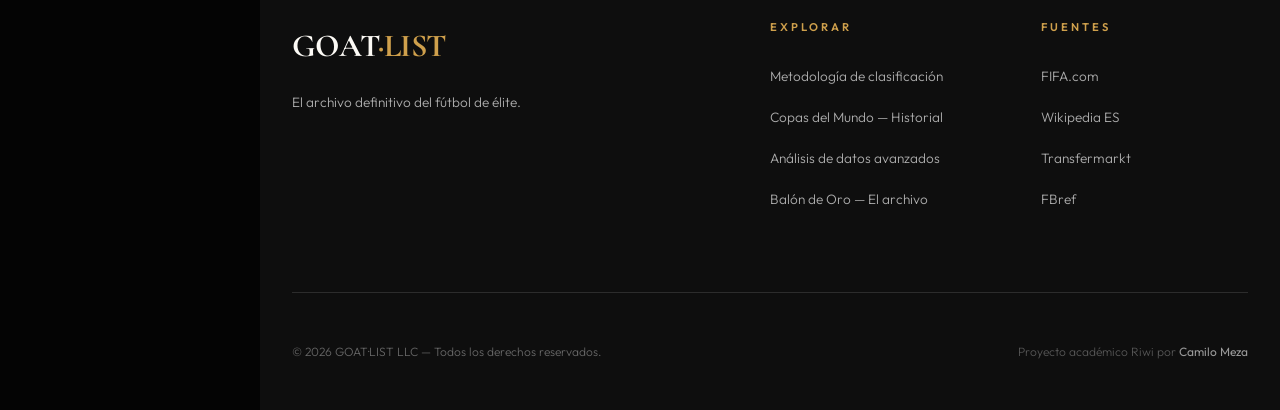
<file: lateral.html>
<!DOCTYPE html>
<html lang="es">
<head>
    <meta charset="UTF-8">
    <meta name="viewport" content="width=device-width, initial-scale=1.0">
    <title>GOAT·LIST | Menú Lateral</title>
    <link rel="preconnect" href="https://fonts.googleapis.com">
    <link rel="preconnect" href="https://fonts.gstatic.com" crossorigin>
    <link href="https://fonts.googleapis.com/css2?family=Cormorant+Garamond:ital,wght@0,600;0,700;1,400&family=Outfit:wght@300;400;500;600&display=swap" rel="stylesheet">
    <link rel="stylesheet" href="futbol.css">
</head>
<body>

    <!-- ══════════════════════════════════════
         SIDEBAR FIJO
         Flexbox: flex-direction:column
         justify-content:space-between
         ══════════════════════════════════════ -->
    <aside class="sidebar">
        <div>
            <h2 class="sidebar-titulo">GOAT<span>·LIST</span></h2>
            <p class="sidebar-info">
                Archivo definitivo del fútbol de élite. Datos y legado de las leyendas mundiales.
            </p>

            <!-- Navegación del sidebar -->
            <nav class="sidebar-nav">
                <a href="#hero-lateral"><span>→</span> Inicio</a>
                <a href="#galeria-lateral"><span>→</span> Los 8 Grandes</a>
                <a href="#flex-lateral"><span>→</span> Flexbox Demo</a>
                <a href="#grid-lateral"><span>→</span> Grid Demo</a>
                <a href="#carrusel-lateral"><span>→</span> Carrusel</a>
                <a href="#footer-lateral"><span>→</span> Footer</a>
            </nav>
        </div>

        <!-- Botón volver a barra superior -->
        <a href="index.html" class="btn-navegacion">↑ Ir a barra superior</a>
    </aside>

    <!-- ══════════════════════════════════════
         CONTENIDO PRINCIPAL
         margin-left: 260px (igual al sidebar)
         ══════════════════════════════════════ -->
    <div class="contenido-con-sidebar">

        <!-- HERO -->
        <header class="hero" id="hero-lateral">
            <div class="hero-etiqueta">Fútbol · Historia · Leyendas</div>
            <h1 class="hero-titulo">
                Los 8 Mejores<br>
                <em>de la Historia</em>
            </h1>
            <p class="hero-descripcion">
                Un análisis definitivo de los ocho jugadores que redefinieron el fútbol mundial. 
                Clasificados por impacto, palmarés, legado y dominio absoluto de su era. 
                No es opinión — es historia documentada.
            </p>
            <div class="hero-linea"></div>
        </header>

        <!-- GALERÍA — 8 JUGADORES -->
        <section class="galeria-seccion" id="galeria-lateral">

            <div class="seccion-titulo">
                <h2>Los 8 Grandes del Fútbol</h2>
                <span class="seccion-numero">VIII</span>
                <span class="seccion-etiqueta showcase-tag">Hall of Fame</span>
            </div>

            <div class="galeria-grid">

                <!-- 1. PELÉ -->
                <article class="jugador-card">
                    <div class="card-imagen pele-bg"><div class="card-overlay"></div></div>
                    <div class="card-contenido">
                        <div class="card-badge">Brasil</div>
                        <h2 class="card-nombre">Pelé</h2>
                        <p class="card-cargo">El Rey del Fútbol</p>
                        <ul class="card-stats">
                            <li><span class="stat-key">Goles oficiales</span><span class="stat-val">757</span></li>
                            <li><span class="stat-key">Mundiales</span><span class="stat-val">3 (58, 62, 70)</span></li>
                            <li><span class="stat-key">Balones de Oro</span><span class="stat-val">Honorífico FIFA</span></li>
                        </ul>
                        <p class="card-desc">El único jugador en ganar tres Copas del Mundo.</p>
                        <a href="https://es.wikipedia.org/wiki/Pel%C3%A9" target="_blank" class="card-link">Ver legado completo →</a>
                    </div>
                </article>

                <!-- 2. MARADONA -->
                <article class="jugador-card">
                    <div class="card-imagen maradona-bg"><div class="card-overlay"></div></div>
                    <div class="card-contenido">
                        <div class="card-badge">Argentina</div>
                        <h2 class="card-nombre">Maradona</h2>
                        <p class="card-cargo">El Dios del Fútbol</p>
                        <ul class="card-stats">
                            <li><span class="stat-key">Copa del Mundo</span><span class="stat-val">México 1986</span></li>
                            <li><span class="stat-key">Serie A</span><span class="stat-val">2 con Nápoles</span></li>
                            <li><span class="stat-key">Gol del Siglo</span><span class="stat-val">22 jun 1986</span></li>
                        </ul>
                        <p class="card-desc">El gol del siglo y la mano de Dios. Genio puro irrepetible.</p>
                        <a href="https://es.wikipedia.org/wiki/Diego_Maradona" target="_blank" class="card-link">Ver legado completo →</a>
                    </div>
                </article>

                <!-- 3. MESSI -->
                <article class="jugador-card">
                    <div class="card-imagen messi-bg"><div class="card-overlay"></div></div>
                    <div class="card-contenido">
                        <div class="card-badge">Argentina</div>
                        <h2 class="card-nombre">Messi</h2>
                        <p class="card-cargo">La Pulga Atómica</p>
                        <ul class="card-stats">
                            <li><span class="stat-key">Balones de Oro</span><span class="stat-val">8 (récord)</span></li>
                            <li><span class="stat-key">Copa del Mundo</span><span class="stat-val">Qatar 2022</span></li>
                            <li><span class="stat-key">Goles con Barça</span><span class="stat-val">672</span></li>
                        </ul>
                        <p class="card-desc">La estadística más completa de la historia del fútbol.</p>
                        <a href="https://es.wikipedia.org/wiki/Lionel_Messi" target="_blank" class="card-link">Ver legado completo →</a>
                    </div>
                </article>

                <!-- 4. CRISTIANO -->
                <article class="jugador-card">
                    <div class="card-imagen cristiano-bg"><div class="card-overlay"></div></div>
                    <div class="card-contenido">
                        <div class="card-badge">Portugal</div>
                        <h2 class="card-nombre">Cristiano</h2>
                        <p class="card-cargo">CR7 · La Máquina</p>
                        <ul class="card-stats">
                            <li><span class="stat-key">Balones de Oro</span><span class="stat-val">5</span></li>
                            <li><span class="stat-key">Champions</span><span class="stat-val">5 títulos</span></li>
                            <li><span class="stat-key">Goles totales</span><span class="stat-val">900+</span></li>
                        </ul>
                        <p class="card-desc">El goleador más prolífico de la historia en cifras absolutas.</p>
                        <a href="https://es.wikipedia.org/wiki/Cristiano_Ronaldo" target="_blank" class="card-link">Ver legado completo →</a>
                    </div>
                </article>

                <!-- 5. CRUYFF -->
                <article class="jugador-card">
                    <div class="card-imagen cruyff-bg"><div class="card-overlay"></div></div>
                    <div class="card-contenido">
                        <div class="card-badge">Países Bajos</div>
                        <h2 class="card-nombre">Cruyff</h2>
                        <p class="card-cargo">El Salvador del Fútbol</p>
                        <ul class="card-stats">
                            <li><span class="stat-key">Balones de Oro</span><span class="stat-val">3 (71, 73, 74)</span></li>
                            <li><span class="stat-key">Champions Ajax</span><span class="stat-val">3 seguidas</span></li>
                            <li><span class="stat-key">Títulos DT</span><span class="stat-val">4 Ligas, 1 UCL</span></li>
                        </ul>
                        <p class="card-desc">Inventor del fútbol total. Padre del modelo FC Barcelona.</p>
                        <a href="https://es.wikipedia.org/wiki/Johan_Cruyff" target="_blank" class="card-link">Ver legado completo →</a>
                    </div>
                </article>

                <!-- 6. RONALDINHO -->
                <article class="jugador-card">
                    <div class="card-imagen ronaldinho-bg"><div class="card-overlay"></div></div>
                    <div class="card-contenido">
                        <div class="card-badge">Brasil</div>
                        <h2 class="card-nombre">Ronaldinho</h2>
                        <p class="card-cargo">El Mago del Balón</p>
                        <ul class="card-stats">
                            <li><span class="stat-key">Balones de Oro</span><span class="stat-val">2 (2004, 2005)</span></li>
                            <li><span class="stat-key">Champions</span><span class="stat-val">Barcelona 2006</span></li>
                            <li><span class="stat-key">Copa del Mundo</span><span class="stat-val">2002 Brasil</span></li>
                        </ul>
                        <p class="card-desc">Magia pura. El más desequilibrante de los 2000.</p>
                        <a href="https://es.wikipedia.org/wiki/Ronaldinho" target="_blank" class="card-link">Ver legado completo →</a>
                    </div>
                </article>

                <!-- 7. R9 RONALDO -->
                <article class="jugador-card">
                    <div class="card-imagen r9-bg"><div class="card-overlay"></div></div>
                    <div class="card-contenido">
                        <div class="card-badge">Brasil</div>
                        <h2 class="card-nombre">R9 Ronaldo</h2>
                        <p class="card-cargo">El Fenómeno</p>
                        <ul class="card-stats">
                            <li><span class="stat-key">Balones de Oro</span><span class="stat-val">2 (97, 2002)</span></li>
                            <li><span class="stat-key">Mundiales</span><span class="stat-val">2 (94, 2002)</span></li>
                            <li><span class="stat-key">Goles Mundiales</span><span class="stat-val">15 (récord)</span></li>
                        </ul>
                        <p class="card-desc">El delantero más completo de todos los tiempos.</p>
                        <a href="https://es.wikipedia.org/wiki/Ronaldo_Naz%C3%A1rio" target="_blank" class="card-link">Ver legado completo →</a>
                    </div>
                </article>

                <!-- 8. ZIDANE -->
                <article class="jugador-card">
                    <div class="card-imagen zidane-bg"><div class="card-overlay"></div></div>
                    <div class="card-contenido">
                        <div class="card-badge">Francia</div>
                        <h2 class="card-nombre">Zidane</h2>
                        <p class="card-cargo">El Maestro Elegante</p>
                        <ul class="card-stats">
                            <li><span class="stat-key">Balón de Oro</span><span class="stat-val">1998</span></li>
                            <li><span class="stat-key">Copa del Mundo</span><span class="stat-val">Francia 1998</span></li>
                            <li><span class="stat-key">Champions DT</span><span class="stat-val">3 seguidas Madrid</span></li>
                        </ul>
                        <p class="card-desc">Elegancia y dominio. Campeón del mundo y entrenador histórico.</p>
                        <a href="https://es.wikipedia.org/wiki/Zinedine_Zidane" target="_blank" class="card-link">Ver legado completo →</a>
                    </div>
                </article>

            </div>
        </section>

        <!-- SECCIÓN FLEXBOX SHOWCASE -->
        <section class="flex-showcase" id="flex-lateral">
            <div class="flex-showcase-titulo">
                <h2>CSS Flexbox en Acción</h2>
                <span class="showcase-tag">Flexbox Layout</span>
            </div>
            <div class="flex-demos-grid">
                <div class="demo-card demo-direcciones">
                    <h3>flex-direction</h3>
                    <p class="demo-prop">display:flex · Eje principal · Eje cruzado</p>
                    <p>El <strong>eje principal</strong> sigue la dirección indicada. El <strong>eje cruzado</strong> es perpendicular. row y row-reverse van horizontal; column y column-reverse van vertical.</p>
                    <div class="demo-area">
                        <div class="demo-dir-label">row →</div>
                        <div class="demo-row"><div class="demo-item">A</div><div class="demo-item dim">B</div><div class="demo-item dim">C</div></div>
                        <div class="demo-dir-label">row-reverse ←</div>
                        <div class="demo-row-rev"><div class="demo-item">A</div><div class="demo-item dim">B</div><div class="demo-item dim">C</div></div>
                        <div class="demo-dir-label">column ↓</div>
                        <div class="demo-col"><div class="demo-item">A</div><div class="demo-item dim">B</div></div>
                        <div class="demo-dir-label">column-reverse ↑</div>
                        <div class="demo-col-rev"><div class="demo-item">A</div><div class="demo-item dim">B</div></div>
                    </div>
                </div>
                <div class="demo-card demo-justify">
                    <h3>justify-content</h3>
                    <p class="demo-prop">Distribución en el eje principal</p>
                    <p>Distribuye los hijos a lo largo del eje principal. Los 5 valores más usados:</p>
                    <div class="demo-area">
                        <div class="demo-dir-label">flex-start</div>
                        <div class="demo-jc-start" style="margin-bottom:6px"><div class="demo-item">1</div><div class="demo-item dim">2</div><div class="demo-item dim">3</div></div>
                        <div class="demo-dir-label">center</div>
                        <div class="demo-jc-center" style="margin-bottom:6px"><div class="demo-item">1</div><div class="demo-item dim">2</div><div class="demo-item dim">3</div></div>
                        <div class="demo-dir-label">flex-end</div>
                        <div class="demo-jc-end" style="margin-bottom:6px"><div class="demo-item">1</div><div class="demo-item dim">2</div><div class="demo-item dim">3</div></div>
                        <div class="demo-dir-label">space-between</div>
                        <div class="demo-jc-between" style="margin-bottom:6px"><div class="demo-item">1</div><div class="demo-item dim">2</div><div class="demo-item dim">3</div></div>
                        <div class="demo-dir-label">space-around</div>
                        <div class="demo-jc-around"><div class="demo-item">1</div><div class="demo-item dim">2</div><div class="demo-item dim">3</div></div>
                    </div>
                </div>
                <div class="demo-card demo-align">
                    <h3>align-items</h3>
                    <p class="demo-prop">Alineación en el eje cruzado</p>
                    <p>Alinea todos los hijos en la dirección perpendicular al eje principal.</p>
                    <div class="demo-area">
                        <div class="demo-dir-label">flex-start</div>
                        <div class="demo-ai" style="--ai:flex-start; margin-bottom:5px"><div class="demo-item">A</div><div class="demo-item-tall">Tall</div><div class="demo-item dim">B</div></div>
                        <div class="demo-dir-label">center</div>
                        <div class="demo-ai" style="--ai:center; margin-bottom:5px"><div class="demo-item">A</div><div class="demo-item-tall">Tall</div><div class="demo-item dim">B</div></div>
                        <div class="demo-dir-label">flex-end</div>
                        <div class="demo-ai" style="--ai:flex-end"><div class="demo-item">A</div><div class="demo-item-tall">Tall</div><div class="demo-item dim">B</div></div>
                    </div>
                </div>
                <div class="demo-card demo-wrap">
                    <h3>flex-wrap · align-content</h3>
                    <p class="demo-prop">wrap · nowrap · wrap-reverse</p>
                    <p>Controla si los hijos saltan a la siguiente línea cuando no caben en una sola.</p>
                    <div class="demo-area">
                        <div class="demo-dir-label">nowrap (sin saltos, overflow:hidden)</div>
                        <div class="demo-wrap-box" style="--fw:nowrap; overflow:hidden; margin-bottom:8px; max-width:180px"><div class="demo-item-sm">Item 1</div><div class="demo-item-sm">Item 2</div><div class="demo-item-sm">Item 3</div><div class="demo-item-sm">Item 4</div><div class="demo-item-sm">Item 5</div></div>
                        <div class="demo-dir-label">wrap (salta a siguiente línea)</div>
                        <div class="demo-wrap-box" style="--fw:wrap; margin-bottom:8px; max-width:180px"><div class="demo-item-sm">Item 1</div><div class="demo-item-sm">Item 2</div><div class="demo-item-sm">Item 3</div><div class="demo-item-sm">Item 4</div><div class="demo-item-sm">Item 5</div></div>
                        <div class="demo-dir-label">wrap-reverse (salto inverso, última línea primero)</div>
                        <div class="demo-wrap-box" style="--fw:wrap-reverse; max-width:180px"><div class="demo-item-sm">Item 1</div><div class="demo-item-sm">Item 2</div><div class="demo-item-sm">Item 3</div><div class="demo-item-sm">Item 4</div><div class="demo-item-sm">Item 5</div></div>
                    </div>
                </div>
                <div class="demo-card demo-order-grow">
                    <h3>order · flex-grow</h3>
                    <p class="demo-prop">Reordenar y expandir hijos</p>
                    <p><strong>order</strong> reordena visualmente. <strong>flex-grow</strong> asigna espacio adicional proporcional.</p>
                    <div class="demo-area">
                        <div class="demo-dir-label">order: 3 | 1 | 2 (HTML: A B C)</div>
                        <div class="demo-order-row" style="margin-bottom:10px"><div class="demo-item" style="order:3">A·3</div><div class="demo-item dim" style="order:1">B·1</div><div class="demo-item dim" style="order:2">C·2</div></div>
                        <div class="demo-dir-label">flex-grow: 1 · 2 · 3</div>
                        <div style="display:flex; gap:4px; width:100%">
                            <div class="demo-item" style="flex-grow:1; text-align:center; font-size:0.58rem">grow:1</div>
                            <div class="demo-item dim" style="flex-grow:2; text-align:center; font-size:0.58rem">grow:2</div>
                            <div class="demo-item dim" style="flex-grow:3; text-align:center; font-size:0.58rem">grow:3</div>
                        </div>
                    </div>
                </div>
                <div class="demo-card demo-basis-shrink">
                    <h3>flex-basis · flex-shrink</h3>
                    <p class="demo-prop">Tamaño base y encogimiento</p>
                    <p><strong>flex-basis</strong> es el tamaño ideal. <strong>flex-shrink</strong> controla cuánto encoge cada hijo cuando falta espacio.</p>
                    <div class="demo-area">
                        <div class="demo-dir-label">basis:200px shrink:0 | basis:100px shrink:1 | basis:100px shrink:2</div>
                        <div style="display:flex; gap:4px; overflow:hidden; margin-top:6px">
                            <div class="demo-item" style="flex-basis:200px; flex-shrink:0; font-size:0.55rem; text-align:center">200px·s:0</div>
                            <div class="demo-item dim" style="flex-basis:100px; flex-shrink:1; font-size:0.55rem; text-align:center">100px·s:1</div>
                            <div class="demo-item dim" style="flex-basis:100px; flex-shrink:2; font-size:0.55rem; text-align:center">100px·s:2</div>
                        </div>
                    </div>
                </div>
                <div class="demo-card demo-self-content">
                    <h3>align-self · align-content</h3>
                    <p class="demo-prop">Alineación individual y de múltiples líneas</p>
                    <div style="display:grid; grid-template-columns:1fr 1fr; gap:1rem">
                        <div>
                            <div class="demo-dir-label">align-self por hijo</div>
                            <div class="demo-self-row">
                                <div class="demo-item as-start" style="font-size:0.55rem">start</div>
                                <div class="demo-item dim as-center" style="font-size:0.55rem">center</div>
                                <div class="demo-item dim as-end" style="font-size:0.55rem">end</div>
                                <div class="demo-item dim as-stretch" style="font-size:0.55rem">stretch</div>
                            </div>
                        </div>
                        <div>
                            <div class="demo-dir-label">align-content: space-between (3 líneas)</div>
                            <div class="demo-ac-box" style="--ac:space-between; height:120px; max-width:160px">
                                <div class="demo-item-sm">A</div><div class="demo-item-sm">B</div><div class="demo-item-sm">C</div>
                                <div class="demo-item-sm">D</div><div class="demo-item-sm">E</div><div class="demo-item-sm">F</div>
                                <div class="demo-item-sm">G</div><div class="demo-item-sm">H</div>
                            </div>
                        </div>
                    </div>
                </div>
            </div>
        </section>

        <!-- SECCIÓN CSS GRID SHOWCASE -->
        <section class="grid-showcase" id="grid-lateral">
            <div class="grid-showcase-titulo">
                <h2>CSS Grid Layout en Acción</h2>
                <span class="showcase-tag">Grid Layout</span>
            </div>
            <div class="grid-demos-outer">
                <div class="gdemo-card">
                    <h3>grid-template-columns · fr · gap · repeat()</h3>
                    <p class="demo-prop">Columnas explícitas con fracciones</p>
                    <p>La unidad <strong>fr</strong> divide el espacio disponible. <strong>repeat()</strong> evita repetir valores. <strong>gap</strong> aplica el espacio entre filas y columnas.</p>
                    <div class="demo-dir-label" style="margin-bottom:5px">grid-template-columns: 1fr 2fr 1fr</div>
                    <div class="gdemo-cols" style="margin-bottom:12px"><div class="g-cell">1fr</div><div class="g-cell accent">2fr</div><div class="g-cell">1fr</div></div>
                    <div class="demo-dir-label" style="margin-bottom:5px">repeat(4, 1fr)</div>
                    <div class="gdemo-cols-eq"><div class="g-cell">Pelé</div><div class="g-cell">Messi</div><div class="g-cell">CR7</div><div class="g-cell">Maradona</div></div>
                </div>
                <div class="gdemo-card">
                    <h3>grid-template-rows</h3>
                    <p class="demo-prop">Definición explícita de filas</p>
                    <p>Define la altura exacta de cada fila con px, fr, auto o minmax().</p>
                    <div class="demo-dir-label" style="margin-bottom:5px">grid-template-rows: 40px 70px 40px</div>
                    <div class="gdemo-rows">
                        <div class="g-cell">R1·40px</div><div class="g-cell">C2</div><div class="g-cell">C3</div>
                        <div class="g-cell accent">R2·70px</div><div class="g-cell">C2</div><div class="g-cell">C3</div>
                        <div class="g-cell">R3·40px</div><div class="g-cell">C2</div><div class="g-cell">C3</div>
                    </div>
                </div>
                <div class="gdemo-card">
                    <h3>grid-column · grid-row</h3>
                    <p class="demo-prop">Posicionar y expandir elementos</p>
                    <p><strong>grid-column: 1/3</strong> = desde línea 1 hasta 3. <strong>span 2</strong> = ocupa 2 celdas desde aquí.</p>
                    <div class="gdemo-position">
                        <div class="g-cell">C1</div>
                        <div class="g-cell gp-span-col">span 2 →</div>
                        <div class="g-cell">C4</div>
                        <div class="g-cell gp-span-row">span 2 ↓</div>
                        <div class="g-cell">C2</div>
                        <div class="g-cell accent gp-place">col:3/5 row:2/4</div>
                        <div class="g-cell">C1</div>
                        <div class="g-cell">C2</div>
                    </div>
                </div>
                <div class="gdemo-card">
                    <h3>auto-fill · auto-fit · minmax()</h3>
                    <p class="demo-prop">Layouts responsivos sin media queries</p>
                    <p><strong>auto-fill</strong> crea columnas vacías. <strong>auto-fit</strong> colapsa las vacías y estira las restantes.</p>
                    <div class="demo-dir-label" style="margin-bottom:5px">auto-fill: minmax(100px, 1fr)</div>
                    <div class="gdemo-autofill" style="margin-bottom:12px"><div class="g-cell">Pelé</div><div class="g-cell">Messi</div><div class="g-cell">CR7</div></div>
                    <div class="demo-dir-label" style="margin-bottom:5px">auto-fit: minmax(100px, 1fr)</div>
                    <div class="gdemo-autofit"><div class="g-cell accent">Pelé</div><div class="g-cell accent">Messi</div><div class="g-cell accent">CR7</div></div>
                </div>
                <div class="gdemo-card full">
                    <h3>grid-template-areas</h3>
                    <p class="demo-prop">Layout nombrado con zonas semánticas</p>
                    <p>Permite nombrar zonas del layout en el CSS y asignar cada elemento a su área con grid-area. El footer de GOAT·LIST usa esta técnica.</p>
                    <div class="gdemo-areas">
                        <div class="g-cell accent ga-header">header</div>
                        <div class="g-cell ga-sidebar">sidebar</div>
                        <div class="g-cell ga-main" style="background:rgba(207,160,76,0.3);color:var(--dorado)">main</div>
                        <div class="g-cell ga-aside">aside</div>
                        <div class="g-cell accent ga-footer">footer</div>
                    </div>
                </div>
            </div>
        </section>

        <!-- CARRUSEL INFINITO -->
        <section class="carrusel-seccion" id="carrusel-lateral">
            <div class="carrusel-header">
                <span class="hero-etiqueta" style="margin-bottom:0">Carrusel · Las 8 Leyendas</span>
                <p class="carrusel-hint">← Acerca el cursor a los bordes para navegar →</p>
            </div>
            <div class="carrusel-wrapper" id="carruselWrapperL">
                <div class="zona-scroll zona-izquierda" id="zonaIzqL"><span class="zona-flecha">‹</span></div>
                <div class="carrusel-track" id="carruselTrackL">
                    <article class="jugador-card carrusel-card"><div class="card-imagen pele-bg"><div class="card-overlay"></div></div><div class="card-contenido"><div class="card-badge">Brasil</div><h2 class="card-nombre">Pelé</h2><p class="card-cargo">El Rey del Fútbol</p><ul class="card-stats"><li><span class="stat-key">Goles</span><span class="stat-val">757</span></li><li><span class="stat-key">Mundiales</span><span class="stat-val">3</span></li></ul><p class="card-desc">El único tricampeón mundial.</p><a href="https://es.wikipedia.org/wiki/Pel%C3%A9" target="_blank" class="card-link">Ver →</a></div></article>
                    <article class="jugador-card carrusel-card"><div class="card-imagen maradona-bg"><div class="card-overlay"></div></div><div class="card-contenido"><div class="card-badge">Argentina</div><h2 class="card-nombre">Maradona</h2><p class="card-cargo">El Dios del Fútbol</p><ul class="card-stats"><li><span class="stat-key">Mundial</span><span class="stat-val">México 1986</span></li><li><span class="stat-key">Serie A</span><span class="stat-val">2 Nápoles</span></li></ul><p class="card-desc">El gol del siglo. Genio irrepetible.</p><a href="https://es.wikipedia.org/wiki/Diego_Maradona" target="_blank" class="card-link">Ver →</a></div></article>
                    <article class="jugador-card carrusel-card"><div class="card-imagen messi-bg"><div class="card-overlay"></div></div><div class="card-contenido"><div class="card-badge">Argentina</div><h2 class="card-nombre">Messi</h2><p class="card-cargo">La Pulga Atómica</p><ul class="card-stats"><li><span class="stat-key">Balones de Oro</span><span class="stat-val">8</span></li><li><span class="stat-key">Mundial</span><span class="stat-val">Qatar 2022</span></li></ul><p class="card-desc">La estadística más completa.</p><a href="https://es.wikipedia.org/wiki/Lionel_Messi" target="_blank" class="card-link">Ver →</a></div></article>
                    <article class="jugador-card carrusel-card"><div class="card-imagen cristiano-bg"><div class="card-overlay"></div></div><div class="card-contenido"><div class="card-badge">Portugal</div><h2 class="card-nombre">Cristiano</h2><p class="card-cargo">CR7 · La Máquina</p><ul class="card-stats"><li><span class="stat-key">Balones de Oro</span><span class="stat-val">5</span></li><li><span class="stat-key">Goles</span><span class="stat-val">900+</span></li></ul><p class="card-desc">El goleador absoluto de la historia.</p><a href="https://es.wikipedia.org/wiki/Cristiano_Ronaldo" target="_blank" class="card-link">Ver →</a></div></article>
                    <article class="jugador-card carrusel-card"><div class="card-imagen cruyff-bg"><div class="card-overlay"></div></div><div class="card-contenido"><div class="card-badge">Países Bajos</div><h2 class="card-nombre">Cruyff</h2><p class="card-cargo">El Salvador del Fútbol</p><ul class="card-stats"><li><span class="stat-key">Balones de Oro</span><span class="stat-val">3</span></li><li><span class="stat-key">Champions Ajax</span><span class="stat-val">3 seguidas</span></li></ul><p class="card-desc">Padre del fútbol total.</p><a href="https://es.wikipedia.org/wiki/Johan_Cruyff" target="_blank" class="card-link">Ver →</a></div></article>
                    <article class="jugador-card carrusel-card"><div class="card-imagen ronaldinho-bg"><div class="card-overlay"></div></div><div class="card-contenido"><div class="card-badge">Brasil</div><h2 class="card-nombre">Ronaldinho</h2><p class="card-cargo">El Mago del Balón</p><ul class="card-stats"><li><span class="stat-key">Balones de Oro</span><span class="stat-val">2</span></li><li><span class="stat-key">Champions</span><span class="stat-val">Barça 2006</span></li></ul><p class="card-desc">El más desequilibrante de los 2000.</p><a href="https://es.wikipedia.org/wiki/Ronaldinho" target="_blank" class="card-link">Ver →</a></div></article>
                    <article class="jugador-card carrusel-card"><div class="card-imagen r9-bg"><div class="card-overlay"></div></div><div class="card-contenido"><div class="card-badge">Brasil</div><h2 class="card-nombre">R9 Ronaldo</h2><p class="card-cargo">El Fenómeno</p><ul class="card-stats"><li><span class="stat-key">Balones de Oro</span><span class="stat-val">2</span></li><li><span class="stat-key">Goles Mundial</span><span class="stat-val">15 récord</span></li></ul><p class="card-desc">El delantero más completo de la historia.</p><a href="https://es.wikipedia.org/wiki/Ronaldo_Naz%C3%A1rio" target="_blank" class="card-link">Ver →</a></div></article>
                    <article class="jugador-card carrusel-card"><div class="card-imagen zidane-bg"><div class="card-overlay"></div></div><div class="card-contenido"><div class="card-badge">Francia</div><h2 class="card-nombre">Zidane</h2><p class="card-cargo">El Maestro Elegante</p><ul class="card-stats"><li><span class="stat-key">Copa del Mundo</span><span class="stat-val">1998</span></li><li><span class="stat-key">Champions DT</span><span class="stat-val">3 seguidas</span></li></ul><p class="card-desc">Elegancia y dominio. Campeón como jugador y DT.</p><a href="https://es.wikipedia.org/wiki/Zinedine_Zidane" target="_blank" class="card-link">Ver →</a></div></article>
                </div>
                <div class="zona-scroll zona-derecha" id="zonaDerL"><span class="zona-flecha">›</span></div>
            </div>
        </section>

        <!-- FOOTER -->
        <footer class="footer-pro" id="footer-lateral">
            <div class="footer-grid">
                <div class="footer-col footer-marca">
                    <div class="footer-logo">GOAT<span>·LIST</span></div>
                    <p class="footer-slogan">El archivo definitivo del fútbol de élite.</p>
                </div>
                <div class="footer-col">
                    <h4 class="footer-titulo-col">Explorar</h4>
                    <ul class="footer-links">
                        <li><a href="#">Metodología de clasificación</a></li>
                        <li><a href="#">Copas del Mundo — Historial</a></li>
                        <li><a href="#">Análisis de datos avanzados</a></li>
                        <li><a href="#">Balón de Oro — El archivo</a></li>
                    </ul>
                </div>
                <div class="footer-col">
                    <h4 class="footer-titulo-col">Fuentes</h4>
                    <ul class="footer-links">
                        <li><a href="https://www.fifa.com" target="_blank">FIFA.com</a></li>
                        <li><a href="https://es.wikipedia.org" target="_blank">Wikipedia ES</a></li>
                        <li><a href="https://www.transfermarkt.es" target="_blank">Transfermarkt</a></li>
                        <li><a href="https://fbref.com" target="_blank">FBref</a></li>
                    </ul>
                </div>
            </div>
            <div class="footer-divisor"></div>
            <div class="footer-bottom">
                <p class="footer-copyright">© 2026 GOAT·LIST LLC — Todos los derechos reservados.</p>
                <p class="footer-creditos">Proyecto académico Riwi por <strong>Camilo Meza</strong></p>
            </div>
        </footer>

    </div><!-- fin contenido-con-sidebar -->

    <!-- JAVASCRIPT CARRUSEL — CLONACIÓN INFINITA SIN MICRO-SALTOS -->
    <script>
        (function() {
            var track   = document.getElementById('carruselTrackL');
            var zonaIzq = document.getElementById('zonaIzqL');
            var zonaDer = document.getElementById('zonaDerL');
            var intervalo = null;
            var VEL = 2;

            var originales = Array.prototype.slice.call(track.children);
            var totalOriginales = originales.length;

            originales.forEach(function(n) { track.appendChild(n.cloneNode(true)); });
            originales.slice().reverse().forEach(function(n) {
                track.insertBefore(n.cloneNode(true), track.firstChild);
            });

            var anchoBloque = 0;
            function calcular() {
                var nodos = track.children;
                var ini = nodos[totalOriginales];
                var fin = nodos[totalOriginales * 2 - 1];
                if (ini && fin) anchoBloque = (fin.offsetLeft + fin.offsetWidth) - ini.offsetLeft;
            }
            calcular();
            window.addEventListener('resize', calcular);
            track.scrollLeft = anchoBloque;

            function normalizar() {
                if (track.scrollLeft >= anchoBloque * 2) { track.scrollLeft -= anchoBloque; }
                else if (track.scrollLeft < anchoBloque) { track.scrollLeft += anchoBloque; }
            }

            function iniciar(dir) {
                if (intervalo !== null) return;
                intervalo = setInterval(function() {
                    track.scrollLeft += VEL * dir;
                    normalizar();
                }, 16);
            }
            function detener() { clearInterval(intervalo); intervalo = null; }

            zonaIzq.addEventListener('mouseenter', function() { iniciar(-1); });
            zonaIzq.addEventListener('mouseleave', detener);
            zonaDer.addEventListener('mouseenter', function() { iniciar(1); });
            zonaDer.addEventListener('mouseleave', detener);
        })();
    </script>

</body>
</html>
</file>
<file: futbol.css>
/* ============================================================================
   GOAT·LIST — futbol.css
   CSS World-Class: Flexbox + Grid Layout demostrados en producción real
   Proyecto académico Riwi · Camilo Meza · 2026
   ============================================================================ */

/* ============================================================================
   1. RESET & VARIABLES GLOBALES
   ============================================================================ */
*, *::before, *::after {
    margin: 0;
    padding: 0;
    box-sizing: border-box;
}

:root {
    --negro:        #040404;
    --negro-suave:  #0e0e0e;
    --gris-fondo:   #1a1a1a;
    --blanco:       #fcfaf5;
    --gris-texto:   #acacac;
    --dorado:       #cfa04c;
    --dorado-bright:#f0c97d;
    --linea:        #2c2c2c;
    --serif: 'Cormorant Garamond', Georgia, serif;
    --sans:  'Outfit', sans-serif;
    --radius: 4px;
}

body {
    background-color: var(--negro);
    color: var(--blanco);
    font-family: var(--sans);
    font-weight: 300;
    line-height: 1.75;
    -webkit-font-smoothing: antialiased;
    overflow-x: hidden;
}

/* ============================================================================
   2. TOP BAR
   FLEXBOX DEMO 1 — display:flex + justify-content:space-between + align-items
   El eje principal (→) distribuye logo e izq/der. El eje cruzado (↓) centra.
   ============================================================================ */
.top-bar {
    /* ── FLEXBOX: display:flex activa el contenedor flex ── */
    display: flex;

    /* ── justify-content: distribuye hijos en el eje PRINCIPAL (horizontal) ── */
    justify-content: space-between;

    /* ── align-items: alinea hijos en el eje CRUZADO (vertical) ── */
    align-items: center;

    background-color: var(--negro-suave);
    border-bottom: 1px solid var(--linea);
    padding: 1rem 2rem;
    position: sticky;
    top: 0;
    z-index: 200;
}

.top-bar-info {
    font-size: 0.75rem;
    color: var(--gris-texto);
    font-weight: 400;
    letter-spacing: 1.5px;
    text-transform: uppercase;
}

/* ============================================================================
   3. BOTÓN DE NAVEGACIÓN GLOBAL
   ============================================================================ */
.btn-navegacion {
    background-color: var(--dorado);
    color: var(--negro);
    padding: 0.55rem 1.3rem;
    text-decoration: none;
    font-weight: 600;
    font-size: 0.72rem;
    border-radius: var(--radius);
    text-transform: uppercase;
    letter-spacing: 1.5px;
    transition: background-color 0.3s ease, transform 0.2s ease;

    /* ── FLEXBOX: inline flex para centrar texto interno ── */
    display: inline-flex;
    align-items: center;
    gap: 0.4rem;
}
.btn-navegacion:hover {
    background-color: var(--dorado-bright);
    transform: translateY(-2px);
}

/* ============================================================================
   4. HERO — ENCABEZADO EDITORIAL
   FLEXBOX DEMO 2 — flex-direction:column (eje principal = vertical)
   ============================================================================ */
.hero {
    /* ── FLEXBOX: column cambia el eje principal a vertical (↓) ── */
    display: flex;
    flex-direction: column;

    /* ── align-items centra los hijos en el eje cruzado (horizontal aquí) ── */
    align-items: center;

    /* ── justify-content centra en el eje principal (vertical aquí) ── */
    justify-content: center;

    max-width: 860px;
    margin: 0 auto;
    padding: clamp(4rem, 10vw, 8rem) 2rem clamp(3rem, 8vw, 6rem);
    text-align: center;
}

.hero-etiqueta {
    display: inline-block;
    font-size: 0.7rem;
    font-weight: 500;
    text-transform: uppercase;
    letter-spacing: 4px;
    color: var(--dorado);
    margin-bottom: 2rem;
    border: 1px solid var(--dorado);
    padding: 6px 20px;
    border-radius: 2px;
}

.hero-titulo {
    font-family: var(--serif);
    font-size: clamp(3rem, 7vw, 6rem);
    font-weight: 700;
    line-height: 1.05;
    color: var(--blanco);
    margin-bottom: 2rem;
    letter-spacing: -1px;
}
.hero-titulo em {
    font-style: italic;
    color: var(--dorado);
    font-weight: 600;
}

.hero-descripcion {
    font-size: clamp(0.95rem, 1.5vw, 1.05rem);
    color: var(--gris-texto);
    max-width: 600px;
    margin-bottom: 3rem;
    font-weight: 300;
}

.hero-linea {
    width: 60px;
    height: 1px;
    background: linear-gradient(90deg, transparent, var(--dorado), transparent);
}

/* ============================================================================
   5. SECCIÓN PRINCIPAL — 8 TARJETAS CON CSS GRID
   GRID DEMO 1 — Layout completo de 8 jugadores
   Usa: grid-template-columns, fr, gap, repeat, auto-fit, minmax
   ============================================================================ */
.galeria-seccion {
    padding: 0 2rem 6rem;
    max-width: 1440px;
    margin: 0 auto;
}

/* ── TÍTULO DE SECCIÓN ── */
.seccion-titulo {
    /* FLEXBOX DEMO 3: flex-direction:row (por defecto, explícito aquí) */
    display: flex;
    flex-direction: row;           /* eje principal = horizontal */
    align-items: center;
    gap: 1.5rem;
    margin-bottom: 2.5rem;
    padding-bottom: 1.2rem;
    border-bottom: 1px solid var(--linea);
}
.seccion-titulo h2 {
    font-family: var(--serif);
    font-size: clamp(1.4rem, 3vw, 2rem);
    font-weight: 700;
    color: var(--blanco);
}
.seccion-numero {
    font-family: var(--serif);
    font-size: 3rem;
    font-weight: 700;
    color: var(--linea);
    line-height: 1;
    /* FLEXBOX: order — empuja el número al final visualmente */
    order: 2;
}
.seccion-titulo h2 { order: 1; }
.seccion-etiqueta { order: 3; }

/* ── CSS GRID PRINCIPAL — 8 TARJETAS ──
   grid-template-columns: repeat(auto-fit, minmax()) crea layout que se
   ajusta automáticamente al ancho de pantalla (responsivo sin media queries)
   La unidad fr (fracción) distribuye el espacio disponible equitativamente. */
.galeria-grid {
    display: grid;

    /* auto-fit + minmax: si caben 4 de 280px, muestra 4; si no, baja a 2 */
    grid-template-columns: repeat(auto-fit, minmax(280px, 1fr));

    /* gap = grid-gap: espacio entre filas Y columnas a la vez */
    gap: 2rem;

    align-items: start;
}

/* ============================================================================
   6. TARJETA DE JUGADOR
   FLEXBOX DEMO 4 — columna interna: imagen arriba, contenido abajo
   ============================================================================ */
.jugador-card {
    /* ── FLEXBOX: organiza imagen y contenido en columna ── */
    display: flex;
    flex-direction: column;

    background-color: var(--negro-suave);
    border-radius: var(--radius);
    overflow: hidden;
    border: 1px solid var(--gris-fondo);
    transition: transform 0.4s cubic-bezier(0.165, 0.84, 0.44, 1),
                box-shadow 0.4s cubic-bezier(0.165, 0.84, 0.44, 1);
}
.jugador-card:hover {
    transform: translateY(-8px);
    box-shadow: 0 30px 70px rgba(0,0,0,0.6), 0 0 0 1px var(--dorado);
}

/* Imagen */
.card-imagen {
    height: 200px;
    position: relative;
    overflow: hidden;
    /* flex-shrink:0 — la imagen NO se encoge aunque el card sea pequeño */
    flex-shrink: 0;
}
.card-overlay {
    position: absolute;
    inset: 0;
    background: linear-gradient(to top, rgba(0,0,0,0.85) 0%, transparent 65%);
    z-index: 1;
}
.card-numero { display: none; }

/* Contenido — flex-grow:1 para que ocupe todo el espacio vertical restante */
.card-contenido {
    /* ── FLEXBOX DEMO 5: flex-grow:1 = ocupa TODO el espacio sobrante ── */
    flex-grow: 1;

    /* ── flex-direction:column para apilar badge, nombre, stats, link ── */
    display: flex;
    flex-direction: column;
    padding: 1.5rem;
}

.card-badge {
    display: inline-block;
    font-size: 0.65rem;
    font-weight: 600;
    text-transform: uppercase;
    letter-spacing: 3px;
    color: var(--dorado);
    margin-bottom: 0.6rem;
}
.card-nombre {
    font-family: var(--serif);
    font-size: 1.9rem;
    font-weight: 700;
    color: var(--blanco);
    line-height: 1.1;
    margin-bottom: 0.3rem;
}
.card-cargo {
    font-size: 0.72rem;
    color: var(--gris-texto);
    text-transform: uppercase;
    letter-spacing: 2px;
    font-weight: 400;
    margin-bottom: 1.2rem;
}

/* Stats */
.card-stats {
    list-style: none;
    border-top: 1px solid var(--gris-fondo);
    border-bottom: 1px solid var(--gris-fondo);
    padding: 1rem 0;
    margin-bottom: 1.2rem;

    /* FLEXBOX DEMO 6: columna con gap entre stats */
    display: flex;
    flex-direction: column;
    gap: 0.5rem;
}
.card-stats li {
    /* FLEXBOX DEMO 7: space-between en eje principal */
    display: flex;
    justify-content: space-between;
    align-items: baseline;
    gap: 0.5rem;
}
.stat-key {
    font-size: 0.7rem;
    color: var(--gris-texto);
    font-weight: 400;
    flex-shrink: 0;     /* la etiqueta no se encoge */
}
.stat-val {
    font-size: 0.78rem;
    color: var(--blanco);
    font-weight: 500;
    text-align: right;
    /* flex-grow:1 — empuja el valor hasta el extremo derecho */
    flex-grow: 1;
}

.card-desc {
    font-size: 0.85rem;
    color: var(--gris-texto);
    line-height: 1.7;
    margin-bottom: 1.5rem;
    font-weight: 300;

    /* flex-grow:1 — empuja el link al fondo de la tarjeta */
    flex-grow: 1;
}

/* Link al final */
.card-link {
    display: inline-block;
    font-size: 0.7rem;
    font-weight: 600;
    text-transform: uppercase;
    letter-spacing: 1.5px;
    color: var(--dorado);
    text-decoration: none;
    position: relative;
    padding-bottom: 2px;
    /* align-self:flex-start — el link no se estira al ancho completo */
    align-self: flex-start;
    margin-top: auto;   /* empuja al fondo */
}
.card-link::after {
    content: '';
    position: absolute;
    bottom: 0; left: 0;
    width: 0; height: 1px;
    background-color: var(--dorado-bright);
    transition: width 0.3s ease;
}
.card-link:hover { color: var(--dorado-bright); }
.card-link:hover::after { width: 100%; }

/* ============================================================================
   FONDOS DE IMAGEN — Los 8 jugadores
   ============================================================================ */
.pele-bg       { background: url('pele.jpg')      center 10%/cover no-repeat; }
.maradona-bg   { background: url('maradona.jpg')  center 10%/cover no-repeat; }
.messi-bg      { background: url('messi.jpg')     center 5%/cover  no-repeat; }
.cristiano-bg  { background: url('cristiano.jpg') center 10%/cover no-repeat; }
.cruyff-bg     { background: url('cruyff.jpg')    center 10%/cover no-repeat; }
.ronaldinho-bg { background: url('ronaldinho.jpg') center 10%/cover no-repeat; }
.r9-bg         { background: url('ronaldo.jpg')         center 10%/cover no-repeat; }
.zidane-bg     { background: url('zidane.jpg')     center 10%/cover no-repeat; }

/* ============================================================================
   7. SECCIÓN FLEXBOX SHOWCASE
   GRID DEMO 2 — grid-template-areas + grid-template-rows + grid-column/row
   Muestra visualmente los conceptos de Flexbox en la página
   ============================================================================ */
.flex-showcase {
    max-width: 1440px;
    margin: 0 auto;
    padding: 0 2rem 6rem;
}

.flex-showcase-titulo {
    display: flex;
    align-items: center;
    gap: 1rem;
    margin-bottom: 3rem;
    padding-bottom: 1rem;
    border-bottom: 1px solid var(--linea);
}
.flex-showcase-titulo h2 {
    font-family: var(--serif);
    font-size: clamp(1.4rem, 3vw, 2rem);
    color: var(--blanco);
}
.showcase-tag {
    font-size: 0.62rem;
    text-transform: uppercase;
    letter-spacing: 2px;
    color: var(--dorado);
    border: 1px solid var(--dorado);
    padding: 3px 10px;
    border-radius: 2px;
}

/* ── GRID DE DEMOS FLEXBOX ──
   grid-template-areas nombra zonas del layout visual
   grid-template-columns + grid-template-rows definen la rejilla */
.flex-demos-grid {
    display: grid;

    /* grid-template-columns: define explícitamente cada columna */
    grid-template-columns: 1fr 1fr 1fr;

    /* grid-template-rows: filas con altura automática */
    grid-template-rows: auto auto auto;

    /* grid-gap: shorthand para row-gap y column-gap */
    gap: 1.5rem;

    /* grid-template-areas: nombra zonas del layout */
    grid-template-areas:
        "direcciones   justify        align"
        "wrap          order-grow     basis-shrink"
        "self-content  self-content   self-content";
}

/* Cada celda del grid usa grid-area para ubicarse */
.demo-direcciones  { grid-area: direcciones; }
.demo-justify      { grid-area: justify; }
.demo-align        { grid-area: align; }
.demo-wrap         { grid-area: wrap; }
.demo-order-grow   { grid-area: order-grow; }
.demo-basis-shrink { grid-area: basis-shrink; }
.demo-self-content {
    grid-area: self-content;
    /* grid-column: span 3 — ocupa las 3 columnas del grid */
    grid-column: 1 / -1;
}

/* Tarjeta base para cada demo */
.demo-card {
    background-color: var(--negro-suave);
    border: 1px solid var(--linea);
    border-radius: var(--radius);
    padding: 1.5rem;
    overflow: hidden;
}
.demo-card h3 {
    font-family: var(--serif);
    font-size: 1rem;
    color: var(--blanco);
    margin-bottom: 0.3rem;
}
.demo-card .demo-prop {
    font-size: 0.65rem;
    color: var(--dorado);
    text-transform: uppercase;
    letter-spacing: 2px;
    margin-bottom: 1rem;
    font-weight: 500;
}
.demo-card p {
    font-size: 0.78rem;
    color: var(--gris-texto);
    line-height: 1.6;
    margin-bottom: 1rem;
}

/* ── Área visual de cada demo ── */
.demo-area {
    background-color: rgba(255,255,255,0.03);
    border: 1px solid var(--linea);
    border-radius: 3px;
    padding: 0.8rem;
    min-height: 80px;
}

/* Items de demo compartidos */
.demo-item {
    background-color: var(--dorado);
    color: var(--negro);
    font-size: 0.65rem;
    font-weight: 700;
    padding: 6px 10px;
    border-radius: 2px;
    white-space: nowrap;
    font-family: var(--sans);
}
.demo-item.dim {
    background-color: rgba(207,160,76,0.25);
    color: var(--dorado);
}

/* --- DEMO: flex-direction variantes --- */
.demo-row {
    display: flex;
    flex-direction: row;       /* eje principal: horizontal → */
    gap: 6px;
    margin-bottom: 6px;
}
.demo-row-rev {
    display: flex;
    flex-direction: row-reverse;   /* horizontal ← */
    gap: 6px;
    margin-bottom: 6px;
}
.demo-col {
    display: flex;
    flex-direction: column;         /* eje principal: vertical ↓ */
    gap: 4px;
    margin-bottom: 6px;
}
.demo-col-rev {
    display: flex;
    flex-direction: column-reverse; /* vertical ↑ */
    gap: 4px;
}
.demo-dir-label {
    font-size: 0.58rem;
    color: var(--gris-texto);
    letter-spacing: 1px;
    margin-bottom: 3px;
    text-transform: uppercase;
}

/* --- DEMO: justify-content --- */
.demo-jc-start {
    display: flex; justify-content: flex-start;
    gap: 4px; margin-bottom: 5px;
}
.demo-jc-center {
    display: flex; justify-content: center;
    gap: 4px; margin-bottom: 5px;
}
.demo-jc-end {
    display: flex; justify-content: flex-end;
    gap: 4px; margin-bottom: 5px;
}
.demo-jc-between {
    display: flex; justify-content: space-between;
    margin-bottom: 5px;
}
.demo-jc-around {
    display: flex; justify-content: space-around;
}

/* --- DEMO: align-items --- */
.demo-ai {
    display: flex;
    align-items: var(--ai, center);
    gap: 6px;
    background: rgba(255,255,255,0.03);
    border: 1px solid var(--linea);
    border-radius: 2px;
    padding: 6px;
    margin-bottom: 5px;
    min-height: 56px;
}
.demo-item-tall {
    background: rgba(207,160,76,0.25);
    color: var(--dorado);
    font-size: 0.6rem;
    font-weight: 600;
    padding: 12px 8px;
    border-radius: 2px;
}

/* --- DEMO: flex-wrap --- */
.demo-wrap-box {
    display: flex;
    flex-wrap: var(--fw, wrap);
    gap: 5px;
    min-height: 60px;
    margin-bottom: 5px;
    /* Garantiza suficiente altura para mostrar múltiples líneas de wrap */
    border: 1px solid rgba(207,160,76,0.15);
    border-radius: 2px;
    padding: 4px;
    background: rgba(255,255,255,0.01);
}
.demo-item-sm {
    /* Estilo optimizado para máxima legibilidad en demos */
    flex-shrink: 0;
    background: var(--dorado);
    color: var(--negro);
    font-size: 0.6rem;
    font-weight: 600;
    padding: 5px 8px;
    border-radius: 2px;
    white-space: nowrap;
    font-family: var(--sans);
    box-shadow: 0 2px 4px rgba(0,0,0,0.1);
}

/* --- DEMO: order + flex-grow --- */
.demo-order-row {
    display: flex;
    gap: 6px;
    margin-bottom: 8px;
    align-items: center;
}
.o1 { order: 1; }
.o2 { order: 2; }
.o3 { order: 3; }
.grow1 { flex-grow: 1; }
.grow2 { flex-grow: 2; }
.grow3 { flex-grow: 3; }

/* --- DEMO: flex-basis + flex-shrink --- */
.demo-basis-row {
    display: flex;
    gap: 6px;
    margin-bottom: 6px;
    overflow: hidden;
}
.b200  { flex-basis: 200px; flex-shrink: 0; }  /* no encoge */
.b100  { flex-basis: 100px; flex-shrink: 1; }  /* encoge x1 */
.b100s2{ flex-basis: 100px; flex-shrink: 2; }  /* encoge x2 */

/* --- DEMO: align-self + align-content --- */
.demo-self-row {
    display: flex;
    align-items: stretch;      /* base para comparar */
    gap: 8px;
    min-height: 80px;
    margin-bottom: 8px;
    background: rgba(255,255,255,0.02);
    border: 1px solid var(--linea);
    border-radius: 2px;
    padding: 6px;
}
.as-start   { align-self: flex-start; }
.as-center  { align-self: center; }
.as-end     { align-self: flex-end; }
.as-stretch { align-self: stretch; }

.demo-ac-box {
    display: flex;
    flex-wrap: wrap;
    align-content: var(--ac, flex-start);
    gap: 4px;
    /* Altura fija para ver claramente el espacio entre líneas con space-between */
    min-height: 100px;
    background: rgba(255,255,255,0.02);
    border: 1px solid var(--linea);
    border-radius: 2px;
    padding: 6px;
    /* overflow visible para ver distribución clara */
    overflow: visible;
}

/* ============================================================================
   8. SECCIÓN CSS GRID SHOWCASE
   GRID DEMO 3 — Demostración visual de todas las propiedades Grid
   ============================================================================ */
.grid-showcase {
    max-width: 1440px;
    margin: 0 auto;
    padding: 0 2rem 6rem;
}

.grid-showcase-titulo {
    display: flex;
    align-items: center;
    gap: 1rem;
    margin-bottom: 3rem;
    padding-bottom: 1rem;
    border-bottom: 1px solid var(--linea);
}
.grid-showcase-titulo h2 {
    font-family: var(--serif);
    font-size: clamp(1.4rem, 3vw, 2rem);
    color: var(--blanco);
}

/* Rejilla maestra de demos Grid */
.grid-demos-outer {
    display: grid;
    grid-template-columns: 1fr 1fr;
    gap: 1.5rem;
}

/* Demo card igual que flexbox */
.gdemo-card {
    background-color: var(--negro-suave);
    border: 1px solid var(--linea);
    border-radius: var(--radius);
    padding: 1.5rem;
    overflow: hidden;
}
.gdemo-card.full {
    /* grid-column: ocupa ambas columnas */
    grid-column: 1 / -1;
}
.gdemo-card h3 {
    font-family: var(--serif);
    font-size: 1rem;
    color: var(--blanco);
    margin-bottom: 0.3rem;
}
.gdemo-card .demo-prop {
    font-size: 0.65rem;
    color: var(--dorado);
    text-transform: uppercase;
    letter-spacing: 2px;
    margin-bottom: 1rem;
    font-weight: 500;
}
.gdemo-card p {
    font-size: 0.78rem;
    color: var(--gris-texto);
    line-height: 1.6;
    margin-bottom: 1rem;
}

/* Celda base del grid demo */
.g-cell {
    background-color: rgba(207,160,76,0.15);
    color: var(--dorado);
    font-size: 0.62rem;
    font-weight: 600;
    border: 1px solid rgba(207,160,76,0.3);
    border-radius: 2px;
    padding: 8px 6px;
    text-align: center;
    display: flex;
    align-items: center;
    justify-content: center;
}
.g-cell.accent {
    background-color: var(--dorado);
    color: var(--negro);
}

/* ── DEMO 1: grid-template-columns + fr + gap ── */
.gdemo-cols {
    display: grid;
    grid-template-columns: 1fr 2fr 1fr;  /* fracciones */
    gap: 8px;
    margin-bottom: 8px;
}
.gdemo-cols-eq {
    display: grid;
    grid-template-columns: repeat(4, 1fr); /* repeat: 4 columnas iguales */
    gap: 8px;
}

/* ── DEMO 2: grid-template-rows ── */
.gdemo-rows {
    display: grid;
    grid-template-columns: repeat(3, 1fr);
    grid-template-rows: 40px 70px 40px; /* filas con alturas distintas */
    gap: 8px;
}

/* ── DEMO 3: grid-column + grid-row (posicionar elementos) ── */
.gdemo-position {
    display: grid;
    grid-template-columns: repeat(4, 1fr);
    grid-template-rows: repeat(3, 50px);
    gap: 8px;
}
.gp-span-col {
    /* grid-column: span 2 — ocupa 2 columnas */
    grid-column: span 2;
}
.gp-span-row {
    /* grid-row: span 2 — ocupa 2 filas */
    grid-row: span 2;
}
.gp-place {
    /* posicionar en columna 3, fila 2 */
    grid-column: 3 / 5;
    grid-row: 2 / 4;
}

/* ── DEMO 4: repeat + auto-fill / auto-fit ── */
.gdemo-autofill {
    display: grid;
    /* auto-fill: crea tantas columnas como quepan de mínimo 100px */
    grid-template-columns: repeat(auto-fill, minmax(100px, 1fr));
    gap: 8px;
    margin-bottom: 8px;
}
.gdemo-autofit {
    display: grid;
    /* auto-fit: igual pero las columnas vacías colapsan a 0 */
    grid-template-columns: repeat(auto-fit, minmax(100px, 1fr));
    gap: 8px;
}

/* ── DEMO 5: grid-template-areas ── */
.gdemo-areas {
    display: grid;
    grid-template-columns: 160px 1fr 160px;
    grid-template-rows: 44px 100px 44px;
    gap: 8px;

    /* Nombres de área asignados al layout */
    grid-template-areas:
        "header  header  header"
        "sidebar main    aside"
        "footer  footer  footer";
}
.ga-header  { grid-area: header;  }
.ga-sidebar { grid-area: sidebar; }
.ga-main    { grid-area: main;    }
.ga-aside   { grid-area: aside;   }
.ga-footer  { grid-area: footer;  }

/* ============================================================================
   9. FOOTER PROFESIONAL
   GRID DEMO 4 — Layout del footer con Grid + areas
   ============================================================================ */
.footer-pro {
    background-color: var(--negro-suave);
    border-top: 1px solid var(--linea);
    padding: 6rem 2rem 3rem;
}

.footer-grid {
    max-width: 1160px;
    margin: 0 auto 5rem;

    /* CSS GRID en el footer */
    display: grid;
    grid-template-columns: 2fr 1fr 1fr;
    gap: 4rem;

    grid-template-areas:
        "marca  explorar  fuentes";
}

.footer-marca    { grid-area: marca; }
.footer-col:nth-child(2) { grid-area: explorar; }
.footer-col:nth-child(3) { grid-area: fuentes; }

.footer-logo {
    font-family: var(--serif);
    font-size: 2rem;
    font-weight: 700;
    color: var(--blanco);
    letter-spacing: -0.5px;
    margin-bottom: 1rem;
}
.footer-logo span { color: var(--dorado); }

.footer-slogan {
    font-size: 0.85rem;
    color: var(--gris-texto);
    max-width: 320px;
    line-height: 1.8;
}

.footer-titulo-col {
    font-size: 0.7rem;
    font-weight: 600;
    text-transform: uppercase;
    letter-spacing: 3px;
    color: var(--dorado);
    margin-bottom: 1.5rem;
}

.footer-links {
    list-style: none;
    display: flex;
    flex-direction: column;
    gap: 0.8rem;
}
.footer-links a {
    font-size: 0.85rem;
    color: var(--gris-texto);
    text-decoration: none;
    font-weight: 300;
    transition: color 0.2s ease, transform 0.2s ease;
    display: inline-block;
}
.footer-links a:hover {
    color: var(--blanco);
    transform: translateX(3px);
}

.footer-divisor {
    max-width: 1160px;
    margin: 0 auto 3rem;
    height: 1px;
    background-color: var(--linea);
}

.footer-bottom {
    max-width: 1160px;
    margin: 0 auto;

    /* FLEXBOX: distribuye copyright y créditos */
    display: flex;
    justify-content: space-between;
    align-items: flex-end;
    gap: 2rem;
    flex-wrap: wrap;
}

.footer-copyright {
    font-size: 0.75rem;
    color: #666;
    font-weight: 300;
    line-height: 1.8;
}
.footer-creditos {
    font-size: 0.75rem;
    color: #555;
    font-weight: 300;
    text-align: right;
    line-height: 1.8;
}
.footer-creditos strong { color: #999; font-weight: 400; }

/* ============================================================================
   10. SIDEBAR
   FLEXBOX DEMO 8 — sidebar con flex-direction:column y justify-content
   ============================================================================ */
.sidebar {
    width: 260px;
    background-color: var(--negro-suave);
    border-right: 1px solid var(--linea);
    height: 100vh;
    position: fixed;
    top: 0; left: 0;
    padding: 3rem 2rem;
    z-index: 200;

    /* FLEXBOX: columna con espacio entre logo e info */
    display: flex;
    flex-direction: column;
    justify-content: space-between;
}

.sidebar-titulo {
    font-family: var(--serif);
    color: var(--blanco);
    font-size: 1.8rem;
    margin-bottom: 1rem;
    line-height: 1;
}
.sidebar-titulo span { color: var(--dorado); }

.sidebar-info {
    color: var(--gris-texto);
    font-size: 0.85rem;
    line-height: 1.6;
    margin-bottom: 2rem;
}

/* Navegación del sidebar */
.sidebar-nav {
    display: flex;
    flex-direction: column;
    gap: 0.5rem;
    margin-top: 2rem;
    flex-grow: 1;
}
.sidebar-nav a {
    font-size: 0.78rem;
    color: var(--gris-texto);
    text-decoration: none;
    padding: 0.5rem 0;
    border-bottom: 1px solid var(--linea);
    display: flex;
    align-items: center;
    gap: 0.5rem;
    transition: color 0.2s ease;
}
.sidebar-nav a:hover { color: var(--dorado); }
.sidebar-nav a span { color: var(--dorado); font-size: 0.65rem; }

/* Contenido con sidebar: margin-left para no quedar detrás del panel fijo */
.contenido-con-sidebar {
    margin-left: 260px;
    width: calc(100% - 260px);
}

/* ============================================================================
   11. CARRUSEL — AUTO-SCROLL INFINITO
   ============================================================================ */
.carrusel-seccion {
    padding: 0 0 6rem;
}

.carrusel-header {
    max-width: 1440px;
    margin: 0 auto;
    padding: 0 2rem 2rem;

    /* FLEXBOX: alinea etiqueta y hint */
    display: flex;
    align-items: center;
    gap: 2rem;
    flex-wrap: wrap;
}

.carrusel-hint {
    font-size: 0.72rem;
    color: var(--gris-texto);
    font-weight: 300;
    letter-spacing: 1px;
    opacity: 0.7;
}

.carrusel-wrapper {
    position: relative;
    overflow: hidden;
}

.carrusel-track {
    display: flex;          /* FLEXBOX: fila horizontal de tarjetas */
    flex-direction: row;
    flex-wrap: nowrap;      /* nowrap — todas en una sola línea */
    gap: 1.5rem;
    overflow-x: auto;
    overflow-y: visible;
    padding: 1rem 2rem 2rem;
    scrollbar-width: none;
    -ms-overflow-style: none;
    scroll-behavior: auto; /* auto para que el JS controle la velocidad */
}
.carrusel-track::-webkit-scrollbar { display: none; }

.carrusel-card {
    /* flex-shrink:0 — las tarjetas no se encogen */
    flex: 0 0 280px;
    min-width: 280px;
}

/* Zonas sensibles */
.zona-scroll {
    position: absolute;
    top: 0; bottom: 0;
    width: 120px;
    z-index: 10;
    display: flex;
    align-items: center;
    justify-content: center;
    cursor: pointer;
    opacity: 0;
    transition: opacity 0.3s ease;
    pointer-events: all;
}
.zona-izquierda {
    left: 0;
    background: linear-gradient(to right, rgba(4,4,4,0.9) 0%, transparent 100%);
}
.zona-derecha {
    right: 0;
    background: linear-gradient(to left, rgba(4,4,4,0.9) 0%, transparent 100%);
}
.zona-scroll:hover { opacity: 1; }
.zona-flecha {
    font-size: 3rem;
    color: var(--dorado);
    font-weight: 300;
    user-select: none;
}

/* ============================================================================
   12. RESPONSIVE — Media Queries
   ============================================================================ */
@media (max-width: 1200px) {
    .galeria-grid {
        grid-template-columns: repeat(auto-fit, minmax(240px, 1fr));
    }
    .flex-demos-grid {
        grid-template-columns: 1fr 1fr;
        grid-template-areas:
            "direcciones  justify"
            "align        wrap"
            "order-grow   basis-shrink"
            "self-content self-content";
    }
    .grid-demos-outer {
        grid-template-columns: 1fr;
    }
    .gdemo-card.full { grid-column: 1 / -1; }
}

@media (max-width: 900px) {
    .footer-grid {
        grid-template-columns: 1fr 1fr;
        grid-template-areas:
            "marca    marca"
            "explorar fuentes";
    }
}

@media (max-width: 800px) {
    .sidebar {
        position: relative;
        width: 100%;
        height: auto;
        border-right: none;
        border-bottom: 1px solid var(--linea);
        padding: 2rem;
    }
    .contenido-con-sidebar {
        margin-left: 0;
        width: 100%;
    }
    .flex-demos-grid {
        grid-template-columns: 1fr;
        grid-template-areas:
            "direcciones"
            "justify"
            "align"
            "wrap"
            "order-grow"
            "basis-shrink"
            "self-content";
    }
}

@media (max-width: 650px) {
    .galeria-grid {
        grid-template-columns: 1fr;
    }
    .footer-grid {
        grid-template-columns: 1fr;
        gap: 2.5rem;
        grid-template-areas:
            "marca"
            "explorar"
            "fuentes";
    }
    .footer-bottom {
        flex-direction: column;
        align-items: flex-start;
    }
    .footer-creditos { text-align: left; }
    .hero-titulo { font-size: clamp(2.8rem, 10vw, 4rem); }
}

/* ============================================================================
   FIN — futbol.css · GOAT·LIST · Camilo Meza · Riwi 2026
   ============================================================================ */
</file>
